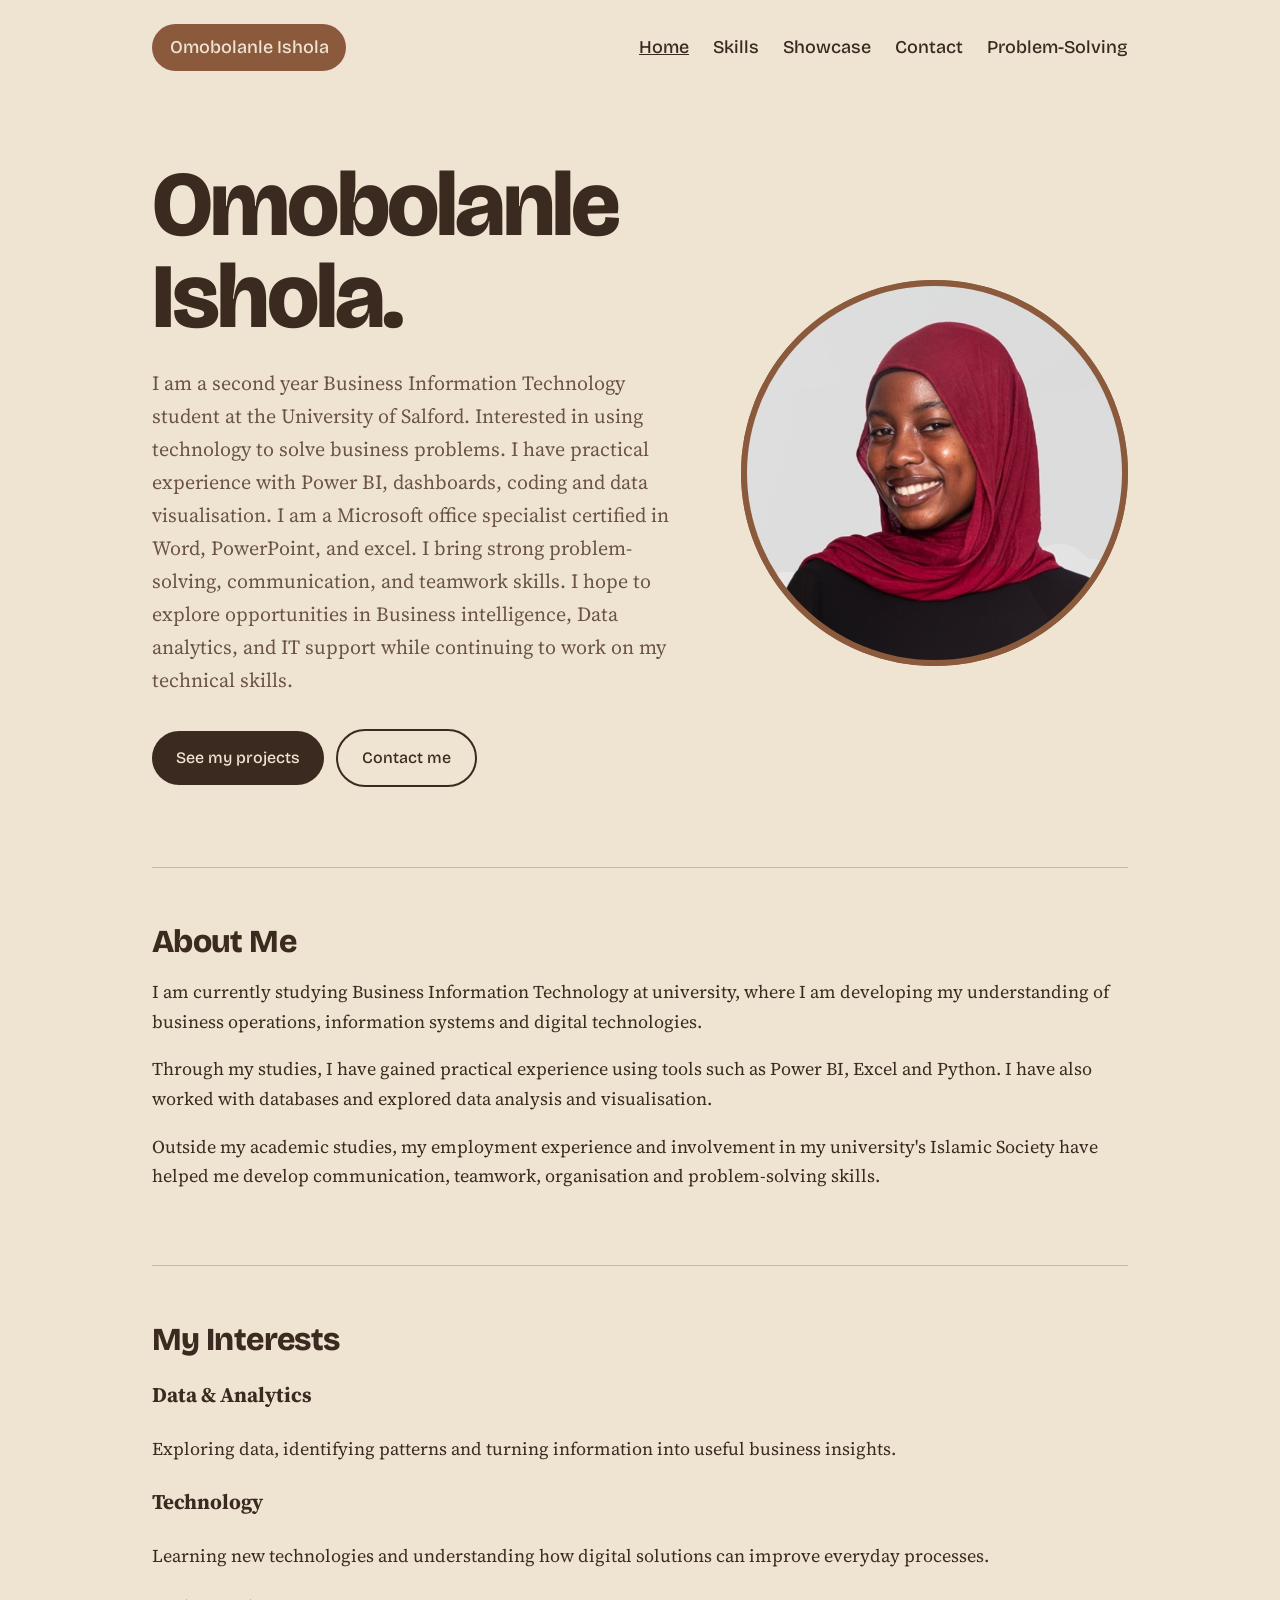
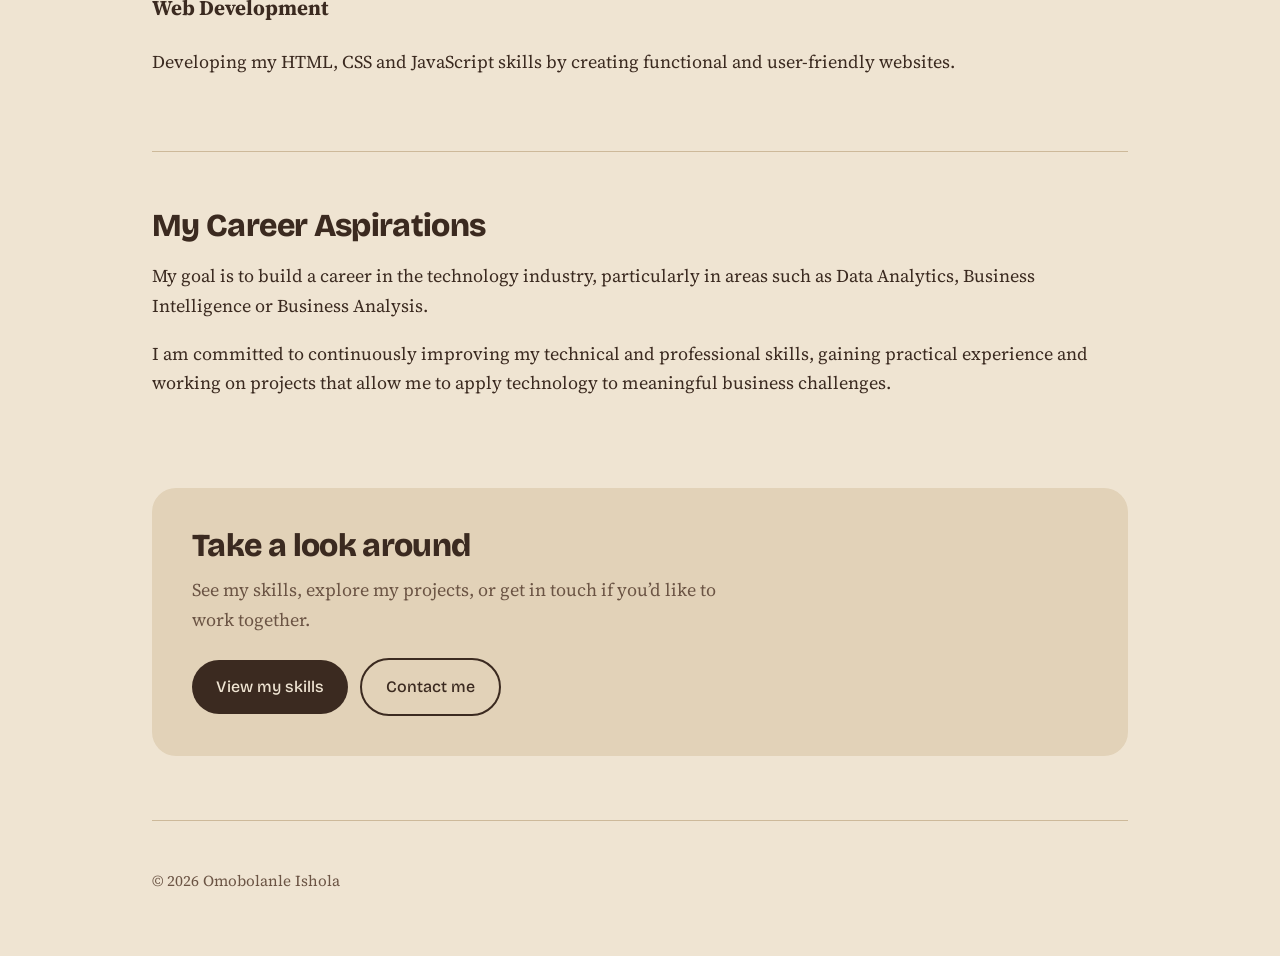
<file: index.html>
<!DOCTYPE html>
<html lang="en">
<head>
  <meta charset="UTF-8">
  <meta name="viewport" content="width=device-width, initial-scale=1">
  <title>Omobolanle Ishola – Business Information Technology Student</title>
  <meta name="description" content="Portfolio of Omobolanle Ishola, a Business Information Technology student interested in data, web development and business systems.">
  <!-- Fonts: Bricolage Grotesque (headings) and Source Serif 4 (body) -->
  <link rel="preconnect" href="https://fonts.googleapis.com">
  <link rel="preconnect" href="https://fonts.gstatic.com" crossorigin>
  <link rel="stylesheet" href="https://fonts.googleapis.com/css2?family=Bricolage+Grotesque:opsz,wght@12..96,500;12..96,800&amp;family=Source+Serif+4:opsz,wght@8..60,400;8..60,600&amp;display=swap">
  <!-- Shared external stylesheet -->
  <link rel="stylesheet" href="css/style.css">
</head>
<body>
  <div class="wrap">

    <!-- Site header and main navigation (same on all five pages) -->
    <header class="site-header">
      <a href="index.html">Omobolanle Ishola</a>
      <nav aria-label="Main">
        <a href="index.html" aria-current="page">Home</a>
        <a href="skills.html">Skills</a>
        <a href="business-showcase.html">Showcase</a>
        <a href="contact.html">Contact</a>
        <a href="problem-solving.html">Problem-Solving</a>
      </nav>
    </header>

    <main>
      <!-- Hero: name, professional summary and portrait -->
      <div class="hero">
        <div>
          <h1>Omobolanle Ishola.</h1>
          <p>I am a second year Business Information Technology student at the University of Salford. Interested in using technology to solve business problems. I have practical experience with Power BI, dashboards, coding and data visualisation. I am a Microsoft office specialist certified in Word, PowerPoint, and excel. I bring strong problem-solving, communication, and teamwork skills. I hope to explore opportunities in Business intelligence, Data analytics, and IT support while continuing to work on my technical skills.</p>
          <a class="btn" href="business-showcase.html">See my projects</a>
          <a class="btn btn-alt" href="contact.html">Contact me</a>
        </div>
        <div class="portrait">
          <img src="images/me.jpg" alt="Portrait of myself" width="600" height="600"> 
        </div>
      </div>

       <!-- About Me Section -->
        <section class="about-section">

            <h2>About Me</h2>

            <p>
                I am currently studying Business Information
                Technology at university, where I am developing
                my understanding of business operations,
                information systems and digital technologies.
            </p>

            <p>
                Through my studies, I have gained practical
                experience using tools such as Power BI,
                Excel and Python. I have also worked with
                databases and explored data analysis and
                visualisation.
            </p>

            <p>
                Outside my academic studies, my employment
                experience and involvement in my university's
                Islamic Society have helped me develop
                communication, teamwork, organisation and
                problem-solving skills.
            </p>

        </section>


       <!-- Interests Section -->
        <section class="interest section">

            <h2>My Interests</h2>

            <div class="interest-cards">

                <article class="interest-card">
                    <h3>Data & Analytics</h3>
                    <p>
                        Exploring data, identifying patterns
                        and turning information into useful
                        business insights.
                    </p>
                </article>

                <article class="interest-card">
                    <h3>Technology</h3>
                    <p>
                        Learning new technologies and
                        understanding how digital solutions
                        can improve everyday processes.
                    </p>
                </article>

                <article class="interest-card">
                    <h3>Web Development</h3>
                    <p>
                        Developing my HTML, CSS and JavaScript
                        skills by creating functional and
                        user-friendly websites.
                    </p>
                </article>

            </div>

        </section>

      <!-- Career Goals Section -->
        <section class="goals-section">

            <h2>My Career Aspirations</h2>

            <p>
                My goal is to build a career in the technology
                industry, particularly in areas such as Data
                Analytics, Business Intelligence or Business
                Analysis.
            </p>

            <p>
                I am committed to continuously improving my
                technical and professional skills, gaining
                practical experience and working on projects
                that allow me to apply technology to
                meaningful business challenges.
            </p>

        </section>

      <!-- Call to action -->
      <section class="cta">
        <h2>Take a look around</h2>
        <p>See my skills, explore my projects, or get in touch if you’d like to work together.</p>
        <a class="btn" href="skills.html">View my skills</a>
        <a class="btn btn-alt" href="contact.html">Contact me</a>
      </section>
    </main>

    <footer class="site-footer">
      <p>© 2026 Omobolanle Ishola</p>
    </footer>

  </div>
</body>
</html>
</file>
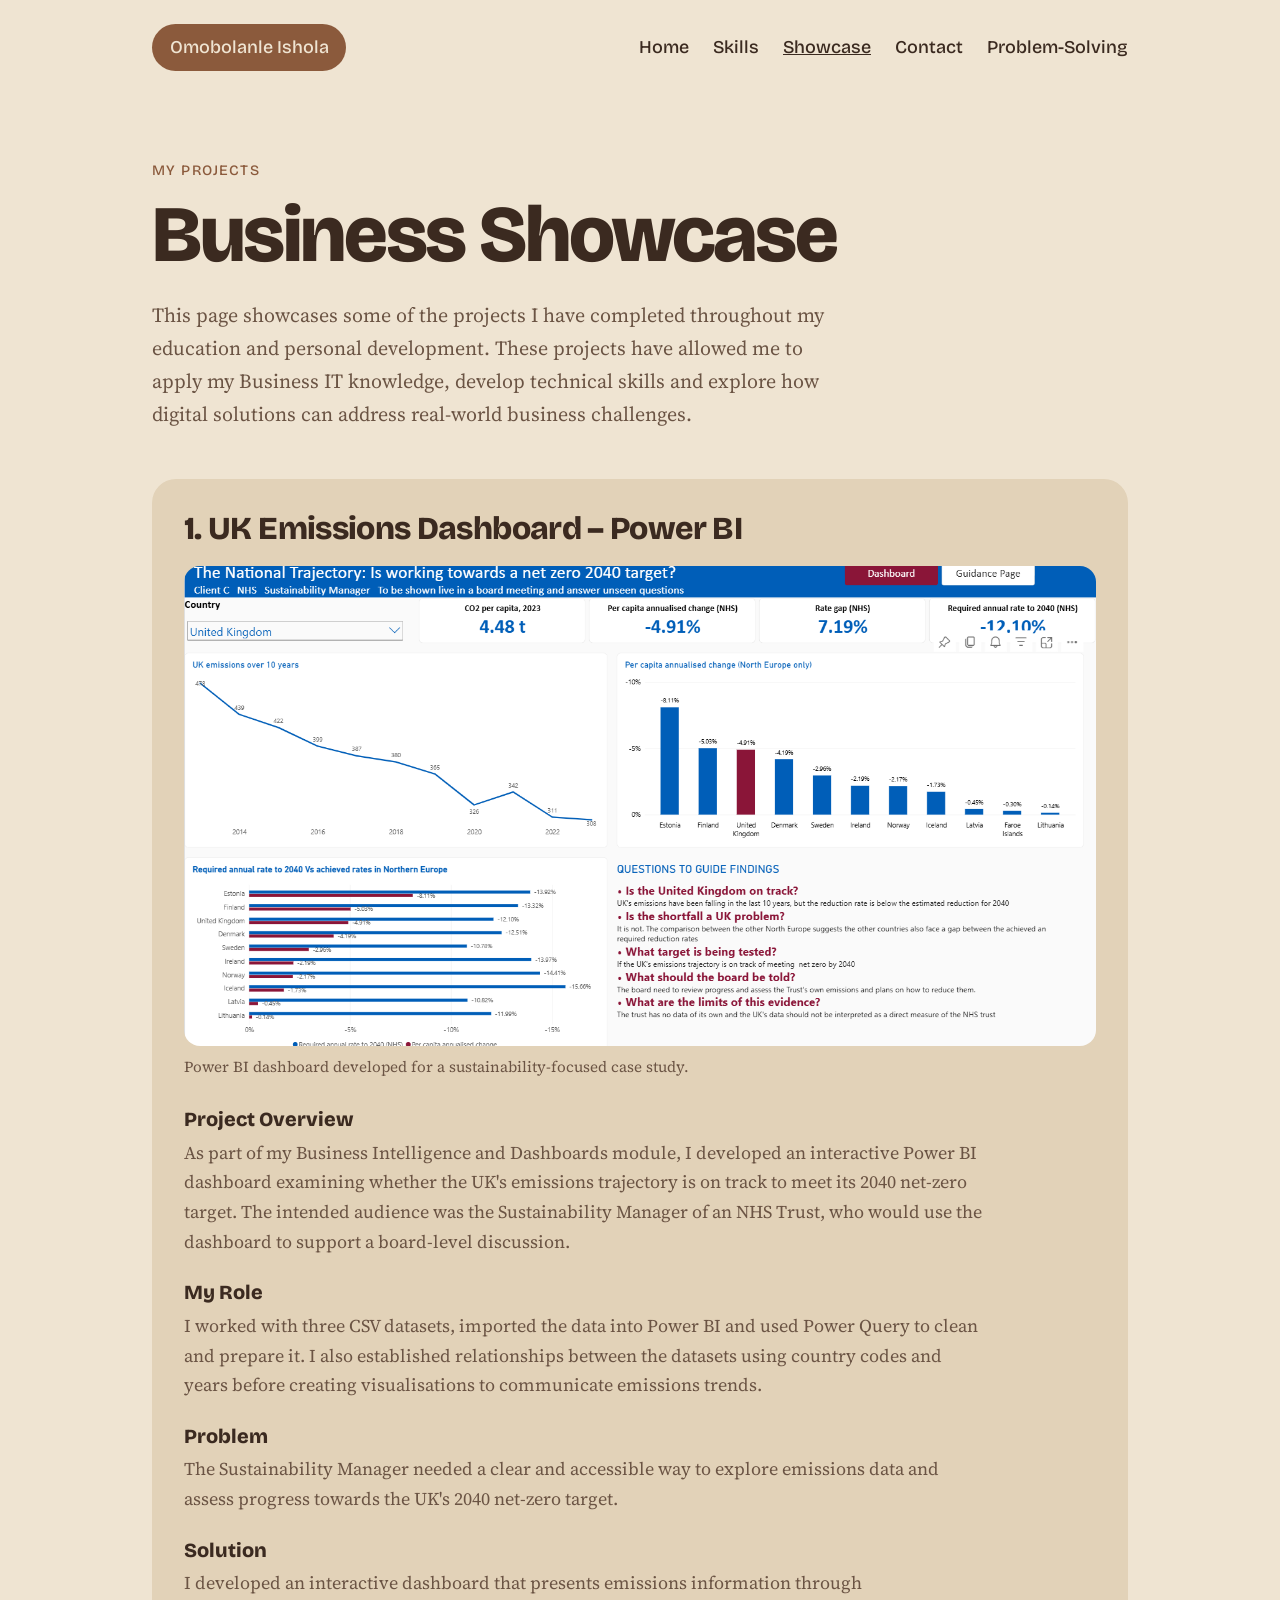
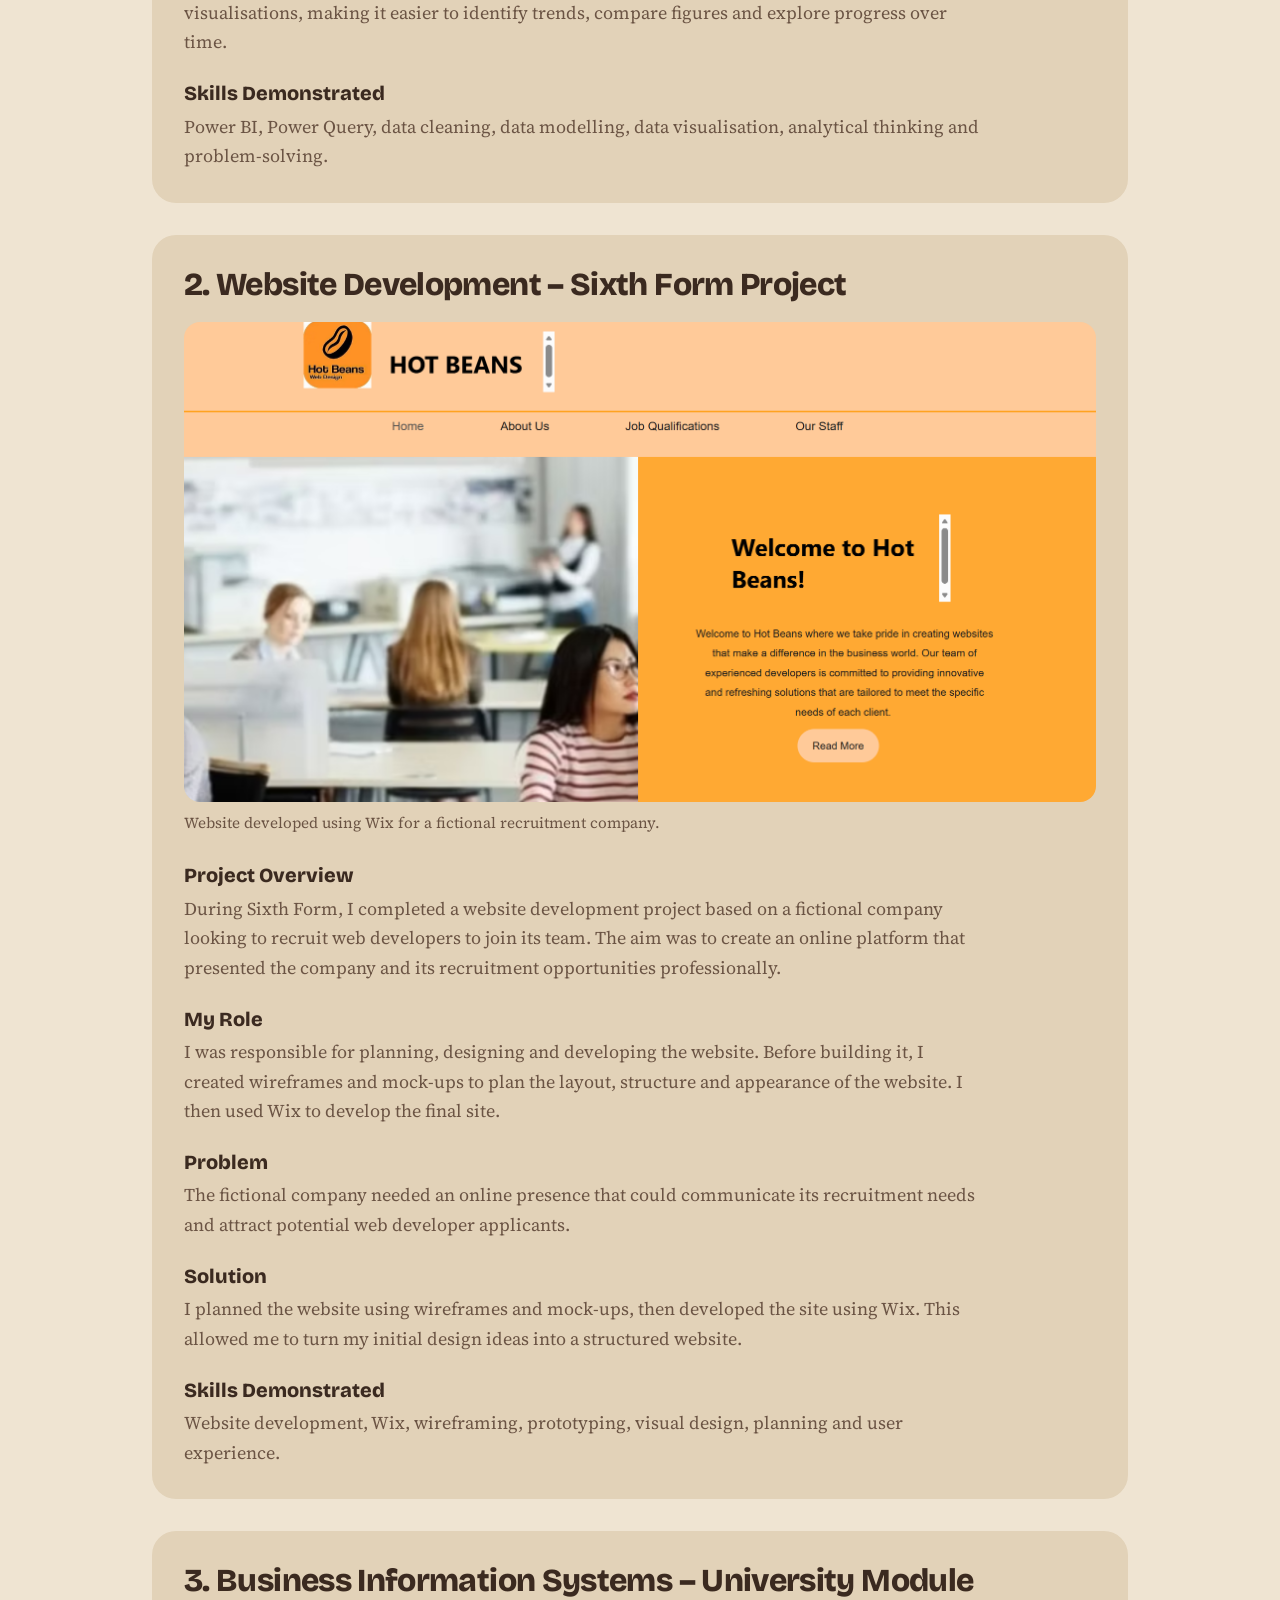
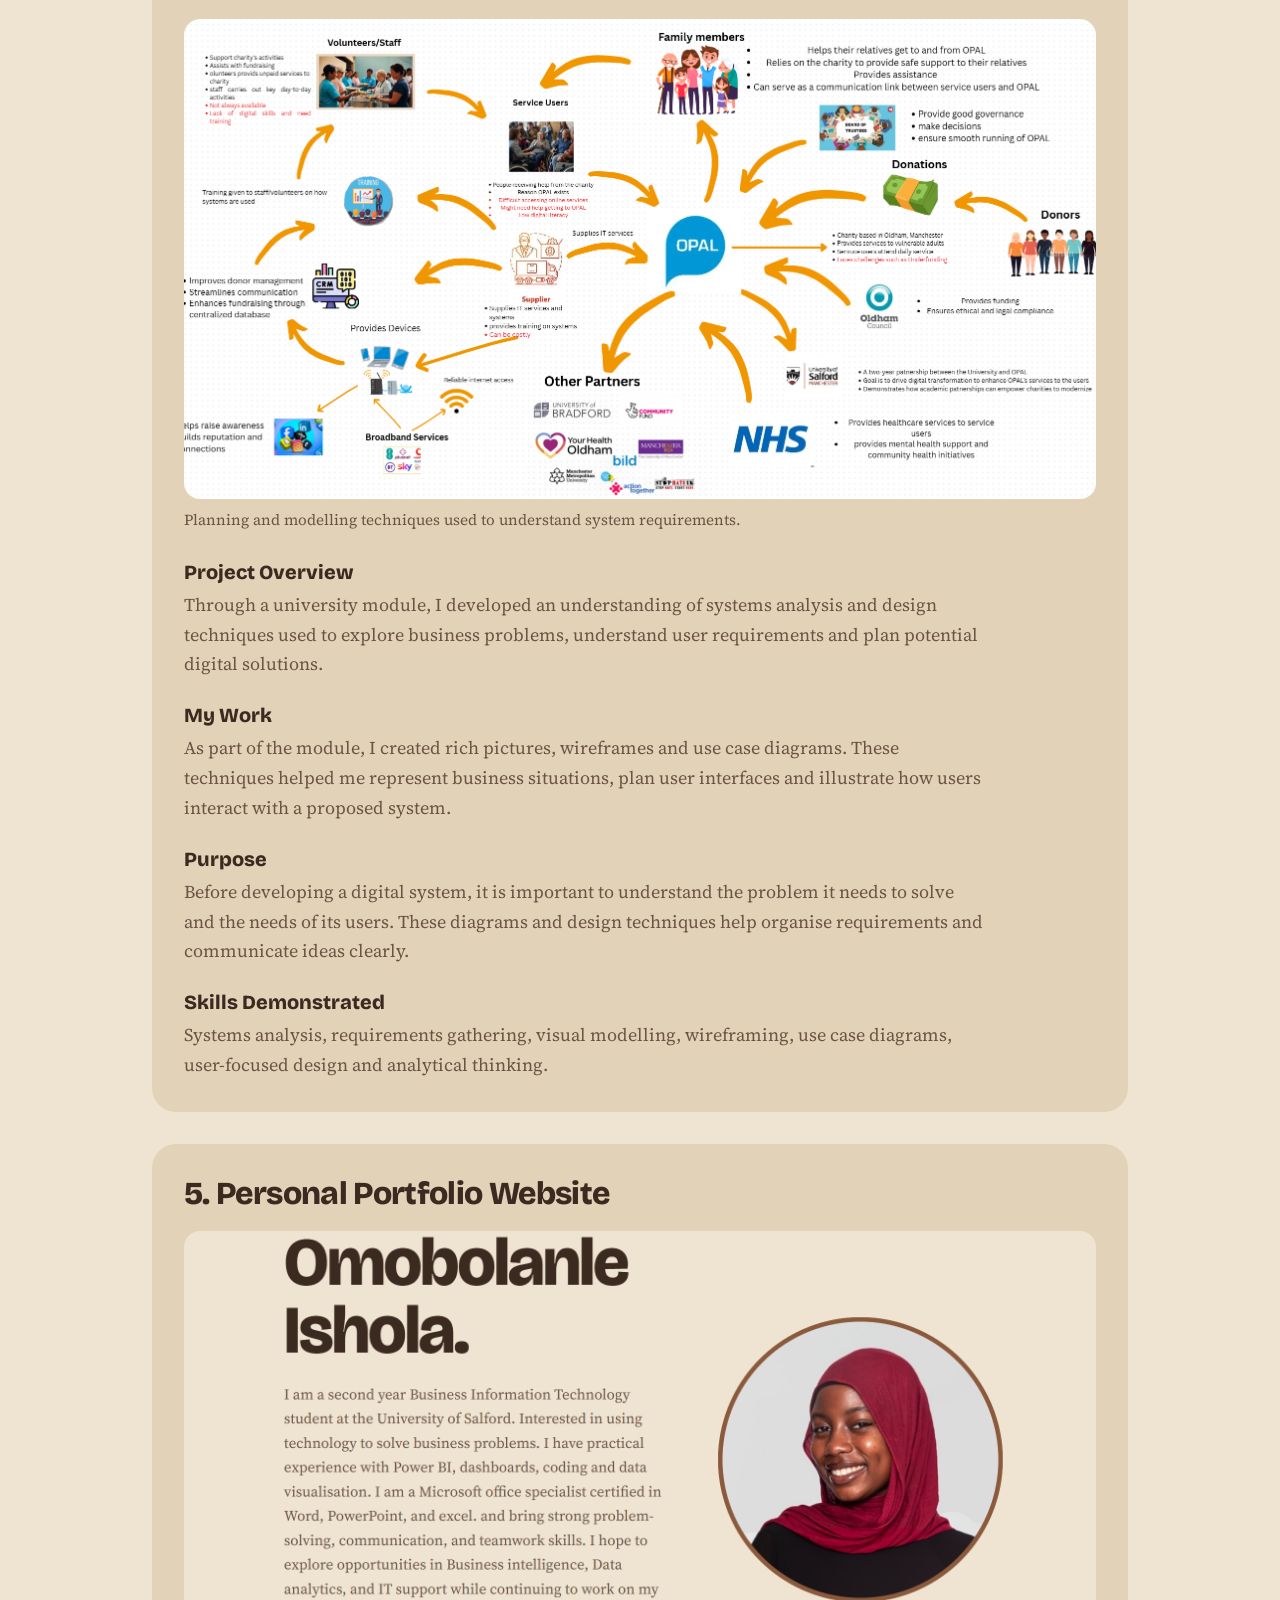
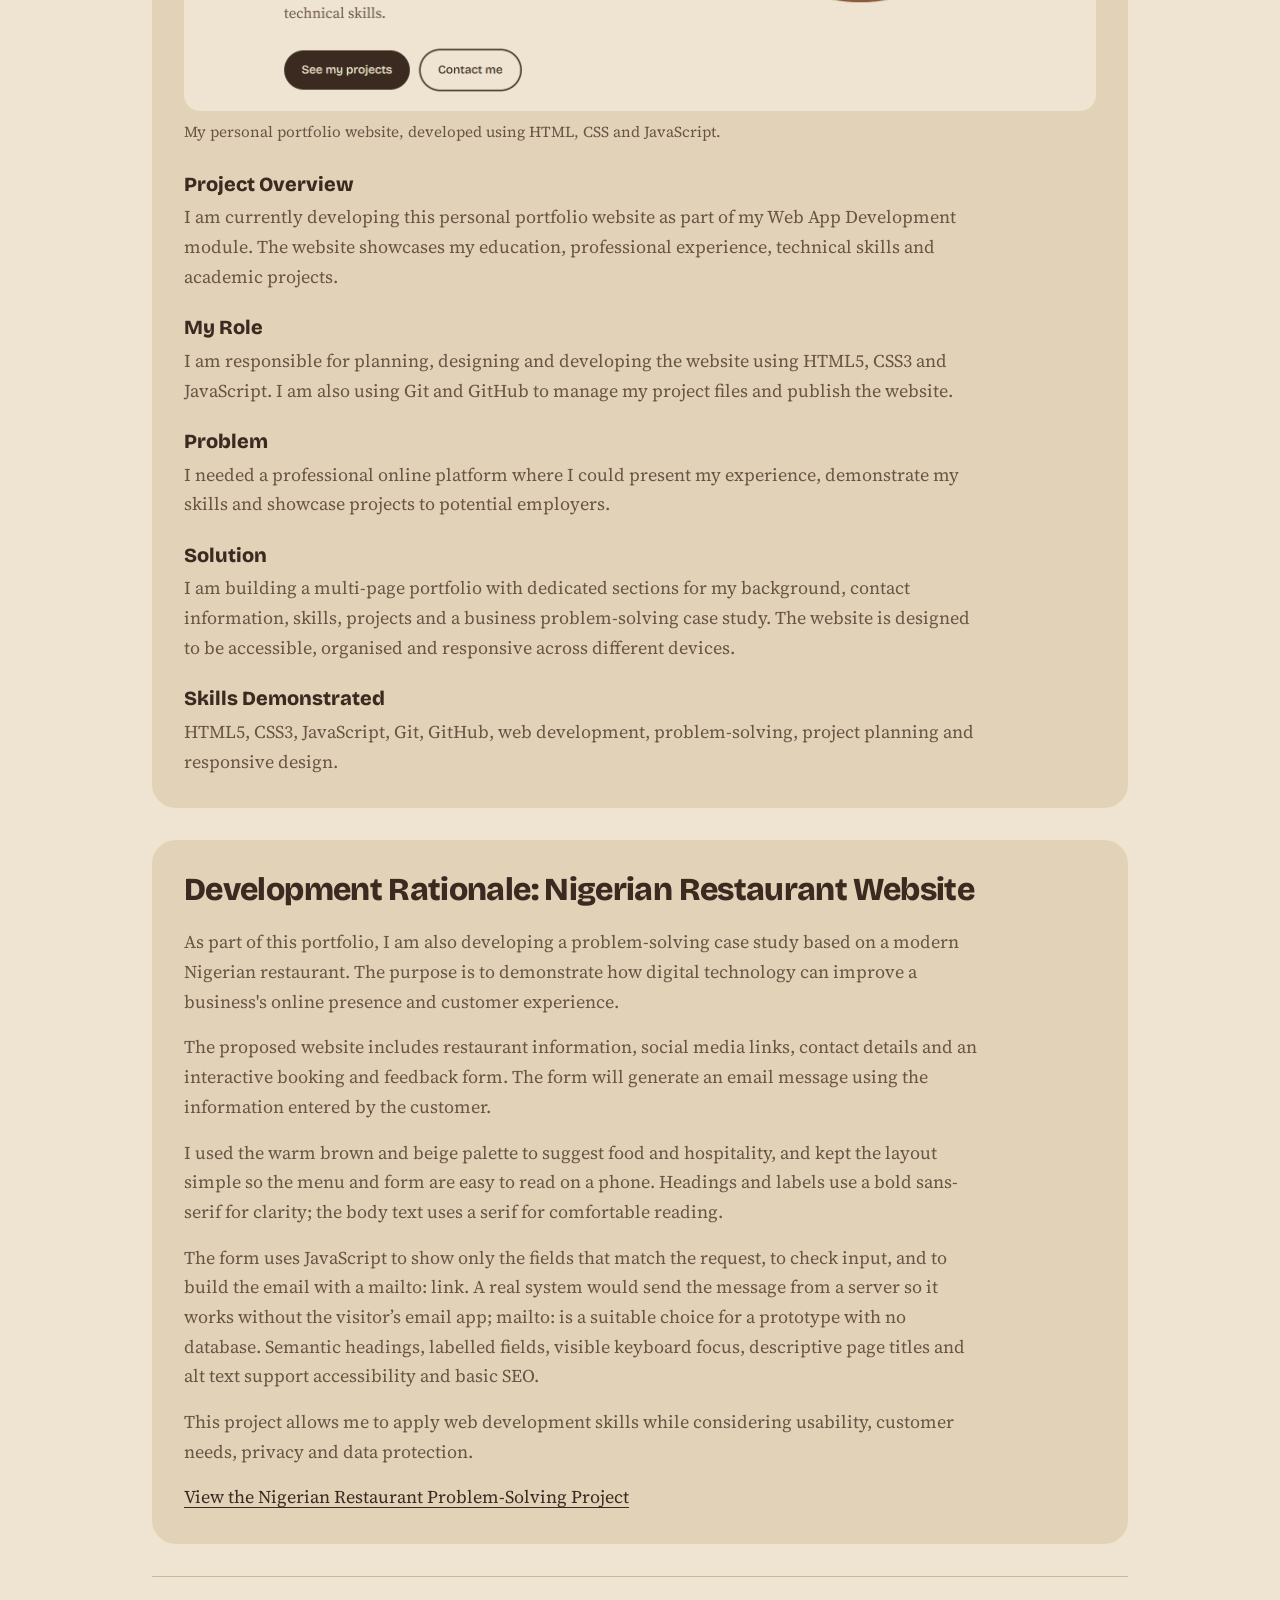
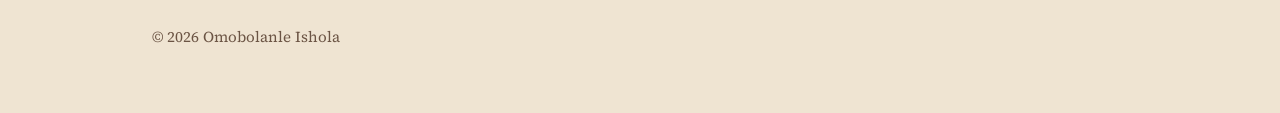
<file: business-showcase.html>
<!DOCTYPE html>
<html lang="en">
<head>
    <meta charset="UTF-8">
    <meta name="viewport" content="width=device-width, initial-scale=1.0">
    <meta name="description" content="A showcase of my Business IT projects, digital skills and development experience.">
    <title>Business Showcase | Omobolanle Ishola</title>
    <link rel="preconnect" href="https://fonts.googleapis.com">
    <link rel="preconnect" href="https://fonts.gstatic.com" crossorigin>
    <link rel="stylesheet" href="https://fonts.googleapis.com/css2?family=Bricolage+Grotesque:opsz,wght@12..96,500;12..96,800&amp;family=Source+Serif+4:opsz,wght@8..60,400;8..60,600&amp;display=swap">
    <link rel="stylesheet" href="css/style.css">
    <script src="js/portfolio.js" defer></script>
</head>

<body>
  <div class="wrap">

    <header class="site-header">
      <a href="index.html">Omobolanle Ishola</a>
      <nav aria-label="Main">
        <a href="index.html">Home</a>
        <a href="skills.html">Skills</a>
        <a href="business-showcase.html" aria-current="page">Showcase</a>
        <a href="contact.html">Contact</a>
        <a href="problem-solving.html">Problem-Solving</a>
      </nav>
    </header>

    <main class="showcase-page">

        <section class="showcase-intro">
            <p class="section-tag">MY PROJECTS</p>
            <h1>Business Showcase</h1>
            <p>
                This page showcases some of the projects I have completed
                throughout my education and personal development. These
                projects have allowed me to apply my Business IT knowledge,
                develop technical skills and explore how digital solutions
                can address real-world business challenges.
            </p>
        </section>

        <!-- PROJECT 1: POWER BI DASHBOARD -->
        <section class="project-card">
            <h2>1. UK Emissions Dashboard – Power BI</h2>

            <figure>
                <img src="images/Dashboard.jpg.png"
                     alt="Power BI dashboard showing UK emissions trends">
                <figcaption>Power BI dashboard developed for a sustainability-focused case study.</figcaption>
            </figure>

            <h3>Project Overview</h3>
            <p>
                As part of my Business Intelligence and Dashboards module,
                I developed an interactive Power BI dashboard examining
                whether the UK's emissions trajectory is on track to meet
                its 2040 net-zero target. The intended audience was the
                Sustainability Manager of an NHS Trust, who would use the
                dashboard to support a board-level discussion.
            </p>

            <h3>My Role</h3>
            <p>
                I worked with three CSV datasets, imported the data into
                Power BI and used Power Query to clean and prepare it.
                I also established relationships between the datasets
                using country codes and years before creating visualisations
                to communicate emissions trends.
            </p>

            <h3>Problem</h3>
            <p>
                The Sustainability Manager needed a clear and accessible
                way to explore emissions data and assess progress towards
                the UK's 2040 net-zero target.
            </p>

            <h3>Solution</h3>
            <p>
                I developed an interactive dashboard that presents
                emissions information through visualisations, making it
                easier to identify trends, compare figures and explore
                progress over time.
            </p>

            <h3>Skills Demonstrated</h3>
            <p>
                Power BI, Power Query, data cleaning, data modelling,
                data visualisation, analytical thinking and problem-solving.
            </p>
        </section>


        <!-- PROJECT 2: SIXTH FORM WEBSITE -->
        <section class="project-card">
            <h2>2. Website Development – Sixth Form Project</h2>

            <figure>
                <img src="images/hotbeans.jpg.png"
                     alt="Website created for a fictional recruitment company">
                <figcaption>Website developed using Wix for a fictional recruitment company.</figcaption>
            </figure>

            <h3>Project Overview</h3>
            <p>
                During Sixth Form, I completed a website development
                project based on a fictional company looking to recruit
                web developers to join its team. The aim was to create
                an online platform that presented the company and its
                recruitment opportunities professionally.
            </p>

            <h3>My Role</h3>
            <p>
                I was responsible for planning, designing and developing
                the website. Before building it, I created wireframes
                and mock-ups to plan the layout, structure and appearance
                of the website. I then used Wix to develop the final site.
            </p>

            <h3>Problem</h3>
            <p>
                The fictional company needed an online presence that
                could communicate its recruitment needs and attract
                potential web developer applicants.
            </p>

            <h3>Solution</h3>
            <p>
                I planned the website using wireframes and mock-ups,
                then developed the site using Wix. This allowed me to
                turn my initial design ideas into a structured website.
            </p>

            <h3>Skills Demonstrated</h3>
            <p>
                Website development, Wix, wireframing, prototyping,
                visual design, planning and user experience.
            </p>
        </section>

        <!-- PROJECT 3: SYSTEMS ANALYSIS AND DESIGN -->
        <section class="project-card">
            <h2>3. Business Information Systems – University Module</h2>

            <figure>
                <img src="images/richpicture.jpg.png"
                     alt="Examples of systems analysis diagrams and design work">
                <figcaption>Planning and modelling techniques used to understand system requirements.</figcaption>
            </figure>

            <h3>Project Overview</h3>
            <p>
                Through a university module, I developed an understanding
                of systems analysis and design techniques used to explore
                business problems, understand user requirements and plan
                potential digital solutions.
            </p>

            <h3>My Work</h3>
            <p>
                As part of the module, I created rich pictures, wireframes
                and use case diagrams. These techniques helped me
                represent business situations, plan user interfaces
                and illustrate how users interact with a proposed system.
            </p>

            <h3>Purpose</h3>
            <p>
                Before developing a digital system, it is important to
                understand the problem it needs to solve and the needs
                of its users. These diagrams and design techniques help
                organise requirements and communicate ideas clearly.
            </p>

            <h3>Skills Demonstrated</h3>
            <p>
                Systems analysis, requirements gathering, visual modelling,
                wireframing, use case diagrams, user-focused design
                and analytical thinking.
            </p>
        </section>


        <!-- PROJECT 3: PERSONAL PORTFOLIO -->
        <section class="project-card">
            <h2>5. Personal Portfolio Website</h2>

            <figure>
                <img src="images/website.png.png"
                     alt="Preview of my personal portfolio website">
                <figcaption>My personal portfolio website, developed using HTML, CSS and JavaScript.</figcaption>
            </figure>

            <h3>Project Overview</h3>
            <p>
                I am currently developing this personal portfolio website
                as part of my Web App Development module. The website
                showcases my education, professional experience, technical
                skills and academic projects.
            </p>

            <h3>My Role</h3>
            <p>
                I am responsible for planning, designing and developing
                the website using HTML5, CSS3 and JavaScript. I am also
                using Git and GitHub to manage my project files and
                publish the website.
            </p>

            <h3>Problem</h3>
            <p>
                I needed a professional online platform where I could
                present my experience, demonstrate my skills and showcase
                projects to potential employers.
            </p>

            <h3>Solution</h3>
            <p>
                I am building a multi-page portfolio with dedicated
                sections for my background, contact information, skills,
                projects and a business problem-solving case study.
                The website is designed to be accessible, organised
                and responsive across different devices.
            </p>

            <h3>Skills Demonstrated</h3>
            <p>
                HTML5, CSS3, JavaScript, Git, GitHub, web development,
                problem-solving, project planning and responsive design.
            </p>
        </section>


        <!-- PROBLEM-SOLVING PAGE RATIONALE -->
        <section class="project-card">
            <h2>Development Rationale: Nigerian Restaurant Website</h2>

            <p>
                As part of this portfolio, I am also developing a
                problem-solving case study based on a modern Nigerian
                restaurant. The purpose is to demonstrate how digital
                technology can improve a business's online presence
                and customer experience.
            </p>

            <p>
                The proposed website includes restaurant information,
                social media links, contact details and an interactive
                booking and feedback form. The form will generate
                an email message using the information entered by
                the customer.
            </p>
                  <!-- Short explanation of design choices -->

            <p>I used the warm brown and beige palette to suggest food and hospitality, and kept the layout simple so the menu and form are easy to read on a phone. Headings and labels use a bold sans-serif for clarity; the body text uses a serif for comfortable reading.</p>
            <p>The form uses JavaScript to show only the fields that match the request, to check input, and to build the email with a mailto: link. A real system would send the message from a server so it works without the visitor’s email app; mailto: is a suitable choice for a prototype with no database. Semantic headings, labelled fields, visible keyboard focus, descriptive page titles and alt text support accessibility and basic SEO.</p>
            <p>
                This project allows me to apply web development skills
                while considering usability, customer needs, privacy
                and data protection.
            </p>

            <p>
                <a href="problem-solving.html">View the Nigerian Restaurant Problem-Solving Project</a>
            </p>
        </section>

    </main>

    <footer class="site-footer">
        <p>&copy; 2026 Omobolanle Ishola</p>
    </footer>

  </div>
</body>
</html>
</file>
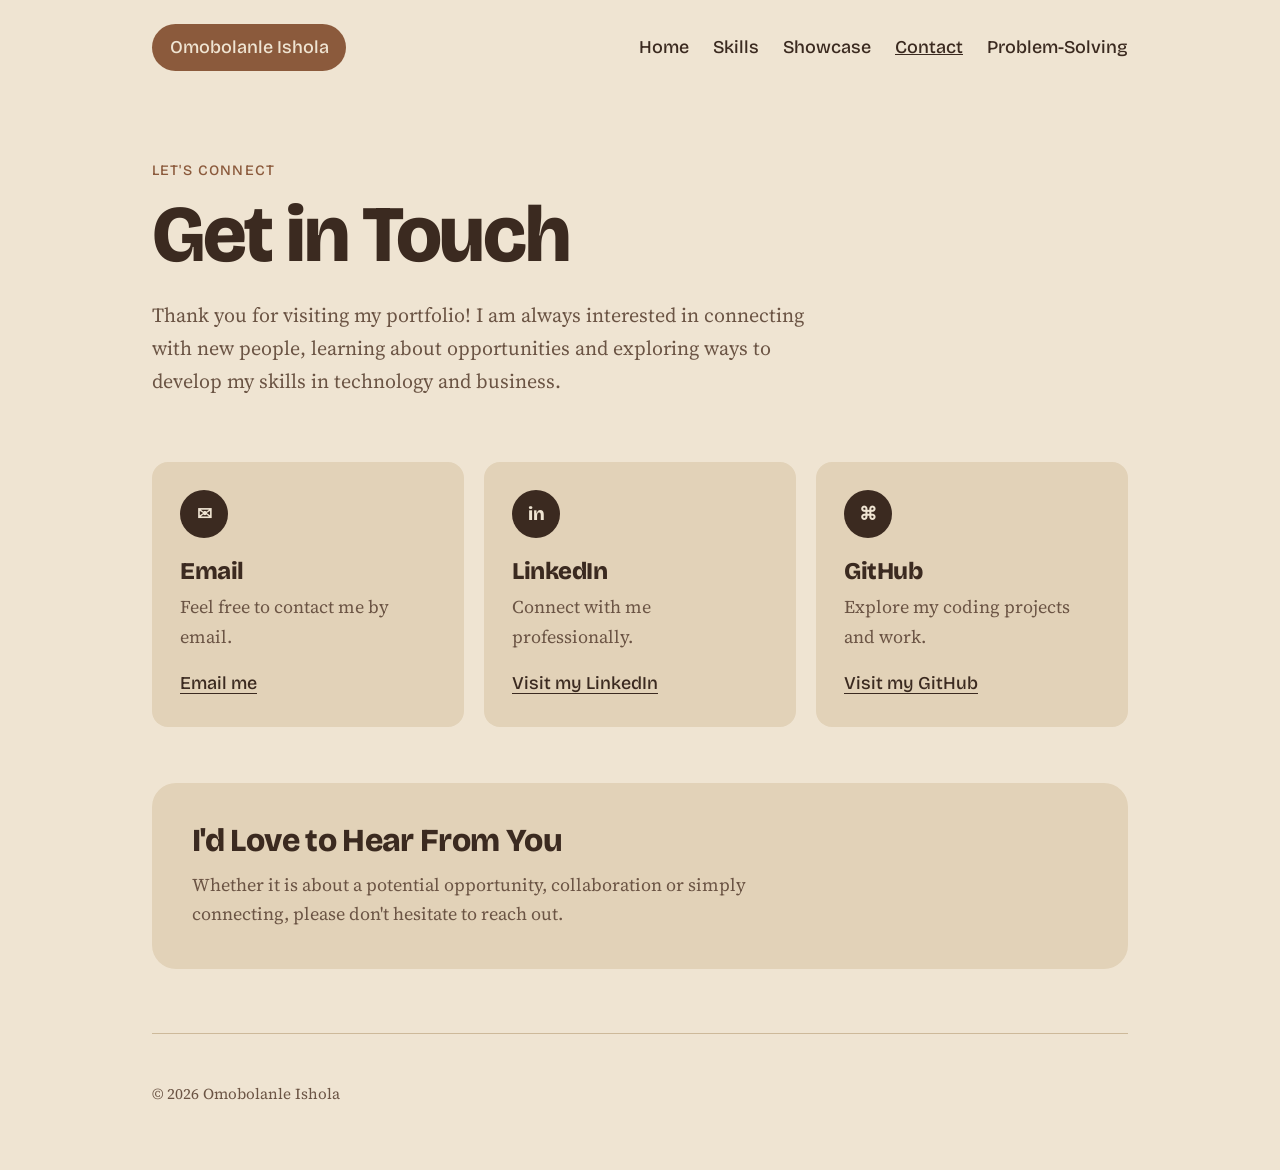
<file: contact.html>
<!DOCTYPE html>
<html lang="en">
<head>
    <meta charset="UTF-8">
    <meta name="viewport" content="width=device-width, initial-scale=1.0">
    <title>Contact | Omobolanle Ishola</title>
    <link rel="preconnect" href="https://fonts.googleapis.com">
    <link rel="preconnect" href="https://fonts.gstatic.com" crossorigin>
    <link rel="stylesheet" href="https://fonts.googleapis.com/css2?family=Bricolage+Grotesque:opsz,wght@12..96,500;12..96,800&amp;family=Source+Serif+4:opsz,wght@8..60,400;8..60,600&amp;display=swap">
    <link rel="stylesheet" href="css/style.css">
    <script src="js/portfolio.js" defer></script>
</head>

<body>
  <div class="wrap">

    <!-- Header and navigation -->
    <header class="site-header">
      <a href="index.html">Omobolanle Ishola</a>
      <nav aria-label="Main">
        <a href="index.html">Home</a>
        <a href="skills.html">Skills</a>
        <a href="business-showcase.html">Showcase</a>
              <a href="contact.html" aria-current="page">Contact</a>
        <a href="problem-solving.html">Problem-Solving</a>
      </nav>
    </header>

    <!-- Main contact section -->
    <main class="contact-page">

        <section class="contact-intro">
            <p class="section-tag">LET'S CONNECT</p>
            <h1>Get in Touch</h1>

            <p>
                Thank you for visiting my portfolio!
                I am always interested in connecting with new people,
                learning about opportunities and exploring ways to
                develop my skills in technology and business.
            </p>
        </section>

        <!-- Contact information -->
        <section class="contact-container">

            <div class="contact-card">
                <div class="contact-icon">✉</div>
                <h2>Email</h2>
                <p>Feel free to contact me by email.</p>
                <a href="mailto:o.ishola1@edu.salford.ac.uk">
                    Email me
                </a>
            </div>

            <div class="contact-card">
                <div class="contact-icon">in</div>
                <h2>LinkedIn</h2>
                <p>Connect with me professionally.</p>
                <a href="https://www.linkedin.com/in/omobolanle-azeezat-ishola-009256390"
                   target="_blank" rel="noopener noreferrer">
                    Visit my LinkedIn
                </a>
            </div>

            <div class="contact-card">
                <div class="contact-icon">⌘</div>
                <h2>GitHub</h2>
                <p>Explore my coding projects and work.</p>
                <a href="https://github.com/Azzyyyy123"
                   target="_blank" rel="noopener noreferrer">
                    Visit my GitHub
                </a>
            </div>

        </section>

        <section class="contact-message">
            <h2>I'd Love to Hear From You</h2>
            <p>
                Whether it is about a potential opportunity,
                collaboration or simply connecting, please don't
                hesitate to reach out.
            </p>
        </section>

    </main>

    <!-- Footer -->
    <footer class="site-footer">
        <p>&copy; 2026 Omobolanle Ishola</p>
    </footer>

  </div>
</body>
</html>
</file>
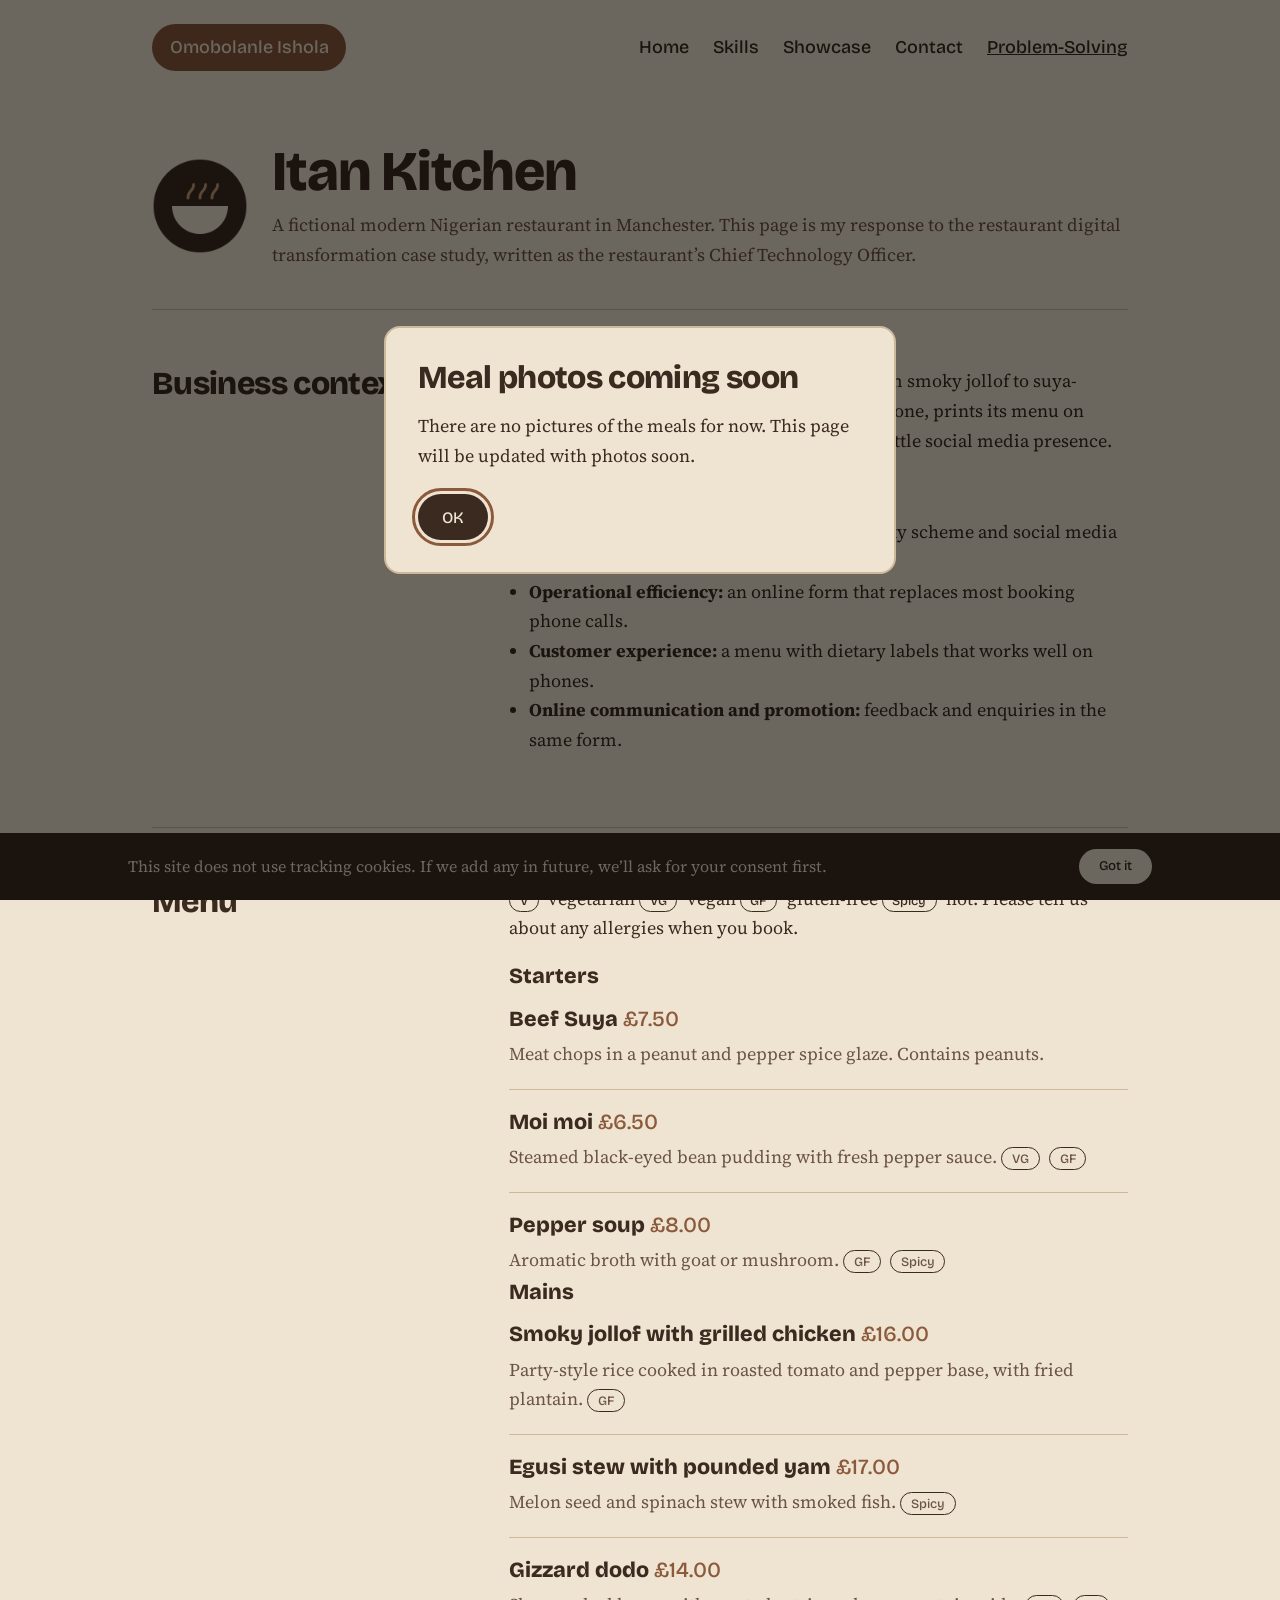
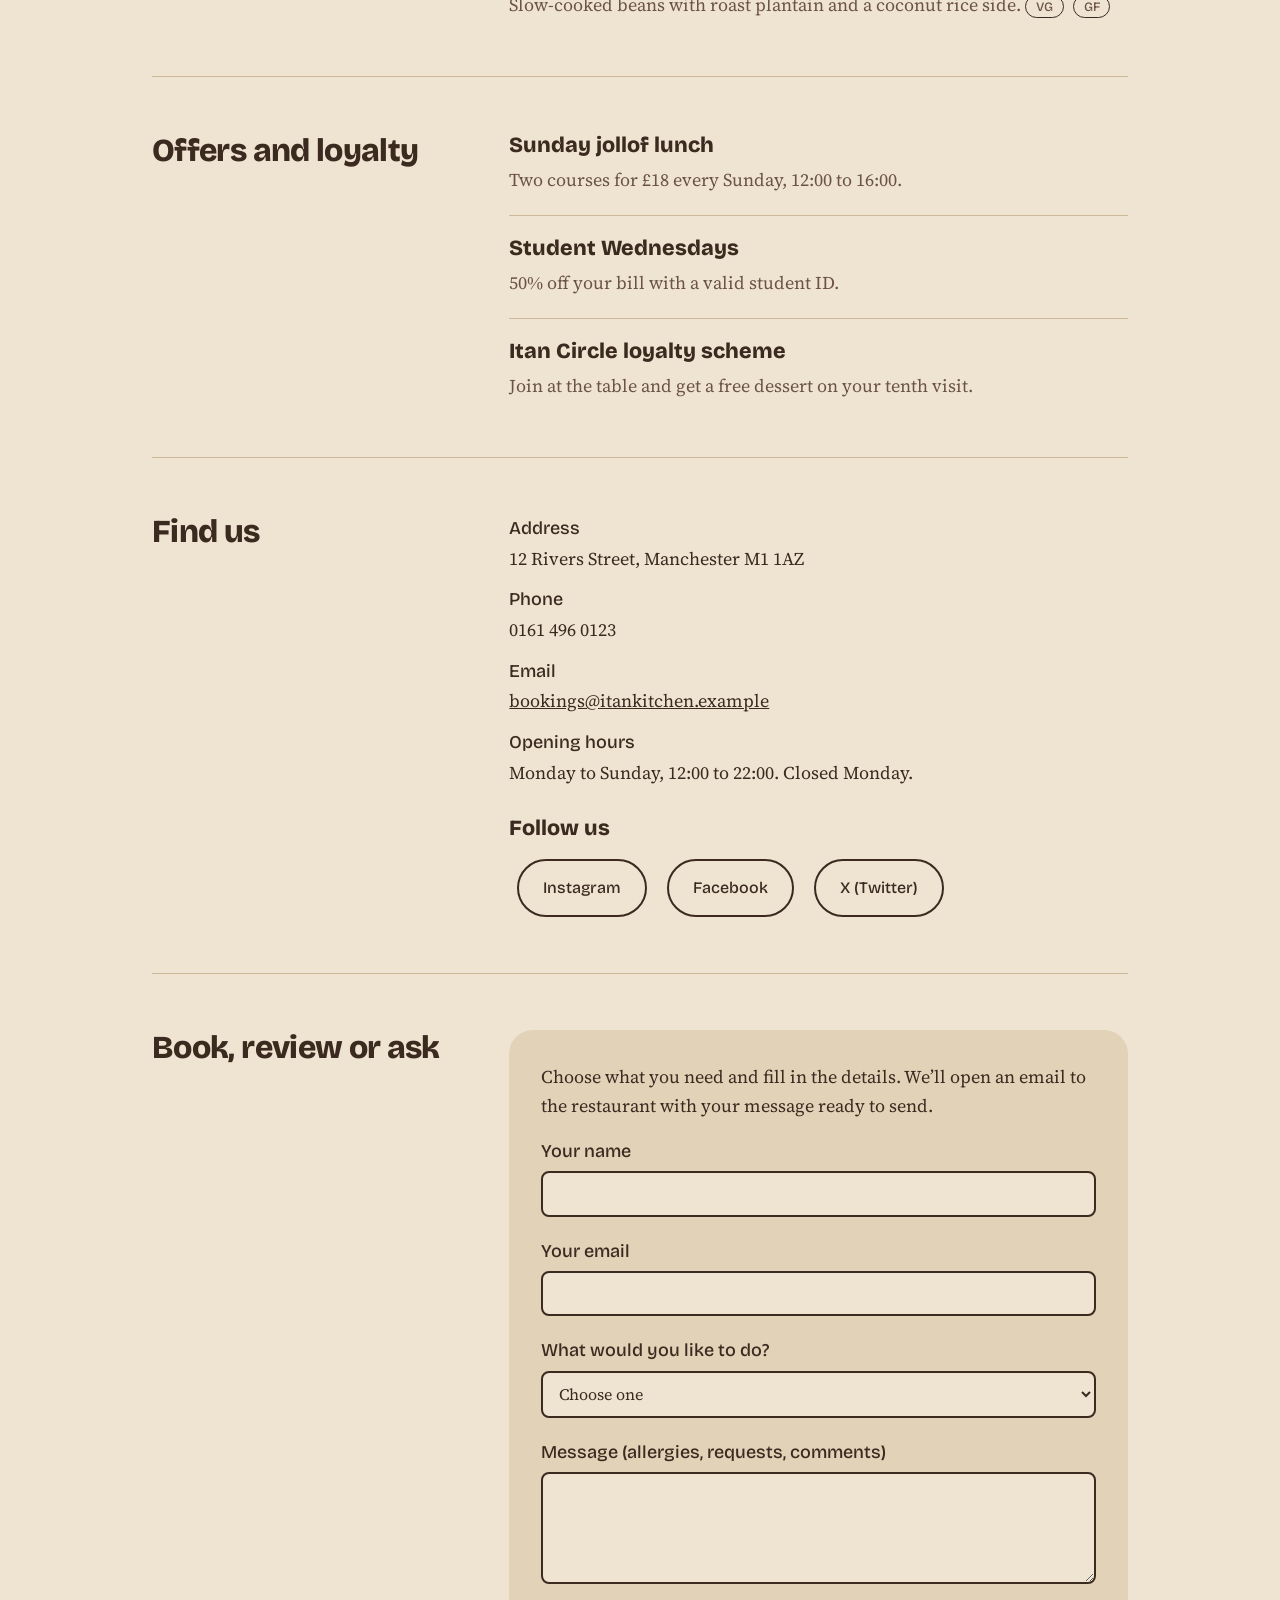
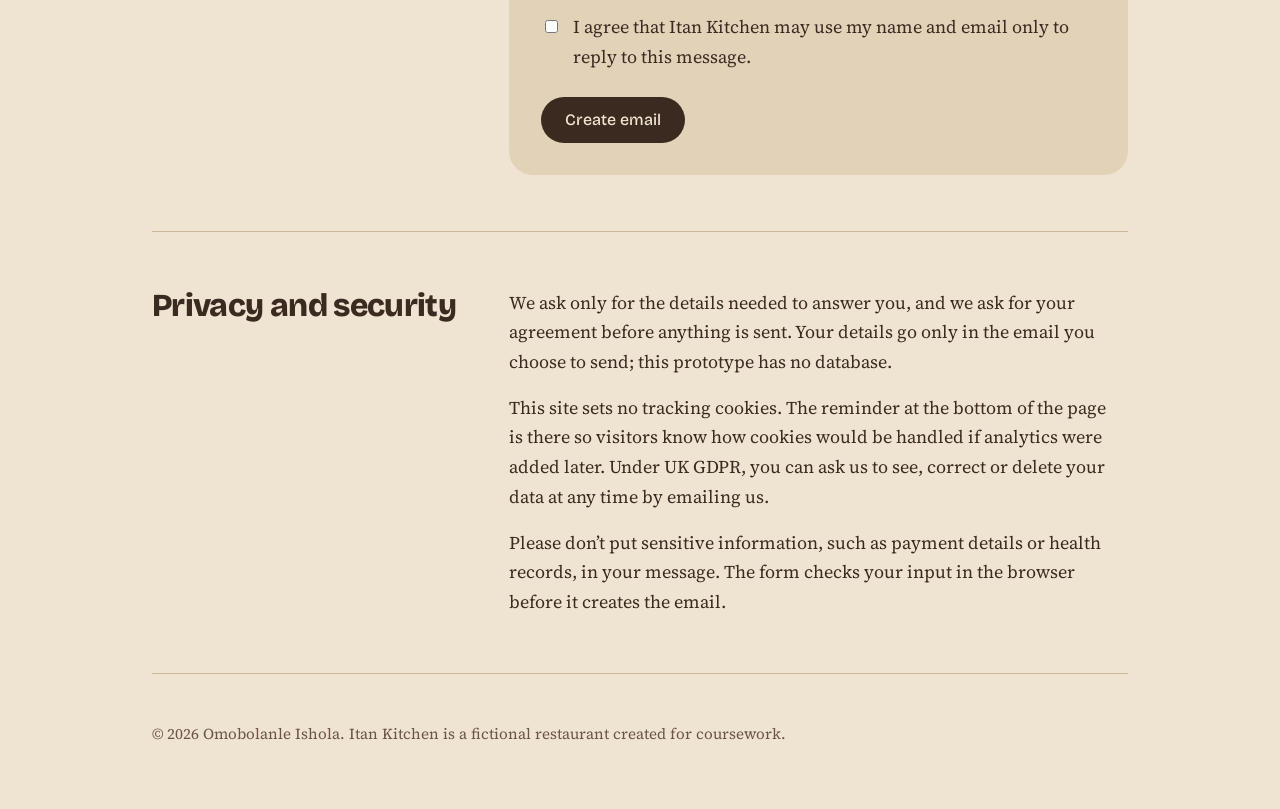
<file: problem-solving.html>
<!DOCTYPE html>
<html lang="en">
<head>
  <meta charset="UTF-8">
  <meta name="viewport" content="width=device-width, initial-scale=1">
  <title>Problem-Solving: Itan Kitchen Digital Transformation – Omobolanle Ishola</title>
  <meta name="description" content="Case study: a website for Itan Kitchen, a fictional modern Nigerian restaurant in Manchester, with online menu, booking form and privacy information.">
  <link rel="preconnect" href="https://fonts.googleapis.com">
  <link rel="preconnect" href="https://fonts.gstatic.com" crossorigin>
  <link rel="stylesheet" href="https://fonts.googleapis.com/css2?family=Bricolage+Grotesque:opsz,wght@12..96,500;12..96,800&amp;family=Source+Serif+4:opsz,wght@8..60,400;8..60,600&amp;display=swap">
  <link rel="stylesheet" href="css/style.css">
</head>
<body>
  <div class="wrap">

    <header class="site-header">
      <a href="index.html">Omobolanle Ishola</a>
      <nav aria-label="Main">
        <a href="index.html">Home</a>
        <a href="skills.html">Skills</a>
        <a href="showcase.html">Showcase</a>
        <a href="contact.html">Contact</a>
        <a href="problem-solving.html" aria-current="page">Problem-Solving</a>
      </nav>
    </header>

    <main>
      <!-- Restaurant banner -->
      <div class="brand-banner">
        <img src="images/itanlogo.png" alt="Itan Kitchen logo" width="240" height="240">
        <div>
          <h1>Itan Kitchen</h1>
          <p>A fictional modern Nigerian restaurant in Manchester. This page is my response to the restaurant digital transformation case study, written as the restaurant’s Chief Technology Officer.</p>
        </div>
      </div>

      <!-- Business context -->
      <section id="context">
        <div class="cols">
          <h2>Business context</h2>
          <div>
            <p>Itan Kitchen serves modern Nigerian food, from smoky jollof to suya-spiced vegetables. It takes bookings only by phone, prints its menu on paper, has no way to collect feedback and has little social media presence.</p>
            <p>This website has four goals:</p>
            <ul class="plain-list">
              <li><strong>Customer engagement:</strong> promotions, a loyalty scheme and social media links.</li>
              <li><strong>Operational efficiency:</strong> an online form that replaces most booking phone calls.</li>
              <li><strong>Customer experience:</strong> a menu with dietary labels that works well on phones.</li>
              <li><strong>Online communication and promotion:</strong> feedback and enquiries in the same form.</li>
            </ul>
          </div>
        </div>
      </section>

      <!-- Menu -->
      <section id="menu">
        <div class="cols">
          <h2>Menu</h2>
          <div>
            <p><span class="tag">V</span> vegetarian <span class="tag">VG</span> vegan <span class="tag">GF</span> gluten-free <span class="tag">Spicy</span> hot. Please tell us about any allergies when you book.</p>
            <h3 class="subhead">Starters</h3>
            <ul class="item-list">
              <li><h3> Beef Suya <span class="price">£7.50</span></h3><p>Meat chops in a peanut and pepper spice glaze. Contains peanuts.</p></li>
              <li><h3>Moi moi <span class="price">£6.50</span></h3><p>Steamed black-eyed bean pudding with fresh pepper sauce. <span class="tag">VG</span> <span class="tag">GF</span></p></li>
              <li><h3>Pepper soup <span class="price">£8.00</span></h3><p>Aromatic broth with goat or mushroom. <span class="tag">GF</span> <span class="tag">Spicy</span></p></li>
            </ul>
            <h3 class="subhead">Mains</h3>
            <ul class="item-list">
              <li><h3>Smoky jollof with grilled chicken <span class="price">£16.00</span></h3><p>Party-style rice cooked in roasted tomato and pepper base, with fried plantain. <span class="tag">GF</span></p></li>
              <li><h3>Egusi stew with pounded yam <span class="price">£17.00</span></h3><p>Melon seed and spinach stew with smoked fish. <span class="tag">Spicy</span></p></li>
              <li><h3>Gizzard dodo <span class="price">£14.00</span></h3><p>Slow-cooked beans with roast plantain and a coconut rice side. <span class="tag">VG</span> <span class="tag">GF</span></p></li>
            </ul>
          </div>
        </div>
      </section>

      <!-- Promotions and loyalty scheme -->
      <section id="offers">
        <div class="cols">
          <h2>Offers and loyalty</h2>
          <ul class="item-list">
            <li><h3>Sunday jollof lunch</h3><p>Two courses for £18 every Sunday, 12:00 to 16:00.</p></li>
            <li><h3>Student Wednesdays</h3><p>50% off your bill with a valid student ID.</p></li>
            <li><h3>Itan Circle loyalty scheme</h3><p>Join at the table and get a free dessert on your tenth visit.</p></li>
          </ul>
        </div>
      </section>

      <!-- Contact details and social media -->
      <section id="visit">
        <div class="cols">
          <h2>Find us</h2>
          <div>
            <dl class="details">
              <dt>Address</dt><dd>12 Rivers Street, Manchester M1 1AZ</dd>
              <dt>Phone</dt><dd>0161 496 0123</dd>
              <dt>Email</dt><dd><a href="mailto:bookings@itankitchen.example">bookings@itankitchen.example</a></dd>
              <dt>Opening hours</dt><dd>Monday to Sunday, 12:00 to 22:00. Closed Monday.</dd>
            </dl>
            <h3 class="subhead">Follow us</h3>
            <ul class="social-links">
              <li><a class="btn btn-alt" href="https://www.instagram.com/" target="_blank" rel="noopener noreferrer">Instagram</a></li>
              <li><a class="btn btn-alt" href="https://www.facebook.com/" target="_blank" rel="noopener noreferrer">Facebook</a></li>
              <li><a class="btn btn-alt" href="https://x.com/" target="_blank" rel="noopener noreferrer">X (Twitter)</a></li>
            </ul>
          </div>
        </div>
      </section>

      <!-- Interactive form -->
      <section id="book">
        <div class="cols">
          <h2>Book, review or ask</h2>
          <div class="form-panel">
            <p>Choose what you need and fill in the details. We’ll open an email to the restaurant with your message ready to send.</p>
            <div id="form-errors" class="form-errors" role="alert" tabindex="-1" hidden></div>
            <form id="contact-form" novalidate>
              <div class="field">
                <label for="name">Your name</label>
                <input type="text" id="name" name="name" autocomplete="name">
              </div>
              <div class="field">
                <label for="email">Your email</label>
                <input type="email" id="email" name="email" autocomplete="email">
              </div>
              <div class="field">
                <label for="request-type">What would you like to do?</label>
                <select id="request-type" name="type">
                  <option value="">Choose one</option>
                  <option value="booking">Book a table</option>
                  <option value="feedback">Leave feedback</option>
                  <option value="enquiry">Ask a question</option>
                </select>
              </div>

              <!-- Shown only for bookings -->
              <div id="booking-fields" class="field-row field" hidden>
                <div>
                  <label for="date">Date</label>
                  <input type="date" id="date" name="date">
                </div>
                <div>
                  <label for="time">Time</label>
                  <select id="time" name="time">
                    <option value="">Choose a time</option>
                    <option>12:00</option><option>13:00</option><option>14:00</option><option>17:00</option>
                    <option>18:00</option><option>19:00</option><option>20:00</option><option>21:00</option>
                  </select>
                </div>
                <div>
                  <label for="guests">Guests</label>
                  <input type="number" id="guests" name="guests" min="1" max="12" value="2">
                </div>
              </div>

              <!-- Shown only for feedback -->
              <div id="feedback-fields" class="field" hidden>
                <label for="rating">Your rating</label>
                <select id="rating" name="rating">
                  <option value="">Choose a rating</option>
                  <option value="5">5 – Excellent</option>
                  <option value="4">4 – Good</option>
                  <option value="3">3 – Okay</option>
                  <option value="2">2 – Poor</option>
                  <option value="1">1 – Very poor</option>
                </select>
              </div>

              <div class="field">
                <label for="message">Message (allergies, requests, comments)</label>
                <textarea id="message" name="message" rows="4"></textarea>
              </div>
              <div class="field check">
                <input type="checkbox" id="consent" name="consent">
                <label for="consent">I agree that Itan Kitchen may use my name and email only to reply to this message.</label>
              </div>
              <button class="btn" type="submit">Create email</button>
            </form>
            <div id="email-preview" class="preview" hidden></div>
          </div>
        </div>
      </section>

      <!-- Privacy and security -->
      <section id="privacy">
        <div class="cols">
          <h2>Privacy and security</h2>
          <div>
            <p>We ask only for the details needed to answer you, and we ask for your agreement before anything is sent. Your details go only in the email you choose to send; this prototype has no database.</p>
            <p>This site sets no tracking cookies. The reminder at the bottom of the page is there so visitors know how cookies would be handled if analytics were added later. Under UK GDPR, you can ask us to see, correct or delete your data at any time by emailing us.</p>
            <p>Please don’t put sensitive information, such as payment details or health records, in your message. The form checks your input in the browser before it creates the email.</p>
          </div>
        </div>
      </section>

    <footer class="site-footer">
      <p>© 2026 Omobolanle Ishola. Itan Kitchen is a fictional restaurant created for coursework.</p>
    </footer>

  </div>

  <dialog id="meal-photo-notice" class="meal-photo-notice" aria-labelledby="meal-photo-notice-title">
    <h2 id="meal-photo-notice-title">Meal photos coming soon</h2>
    <p>There are no pictures of the meals for now. This page will be updated with photos soon.</p>
    <button class="btn" type="button" id="meal-photo-notice-dismiss">OK</button>
  </dialog>

  <!-- Cookie reminder (shown on every visit; no cookies are set) -->
  <div id="cookie-banner" class="cookie-banner" role="region" aria-label="Cookie reminder">
    <div class="inner">
      <p>This site does not use tracking cookies. If we add any in future, we’ll ask for your consent first.</p>
      <button type="button" id="cookie-dismiss">Got it</button>
    </div>
  </div>

  <script src="js/portfolio.js"></script>
</body>
</html>
</file>
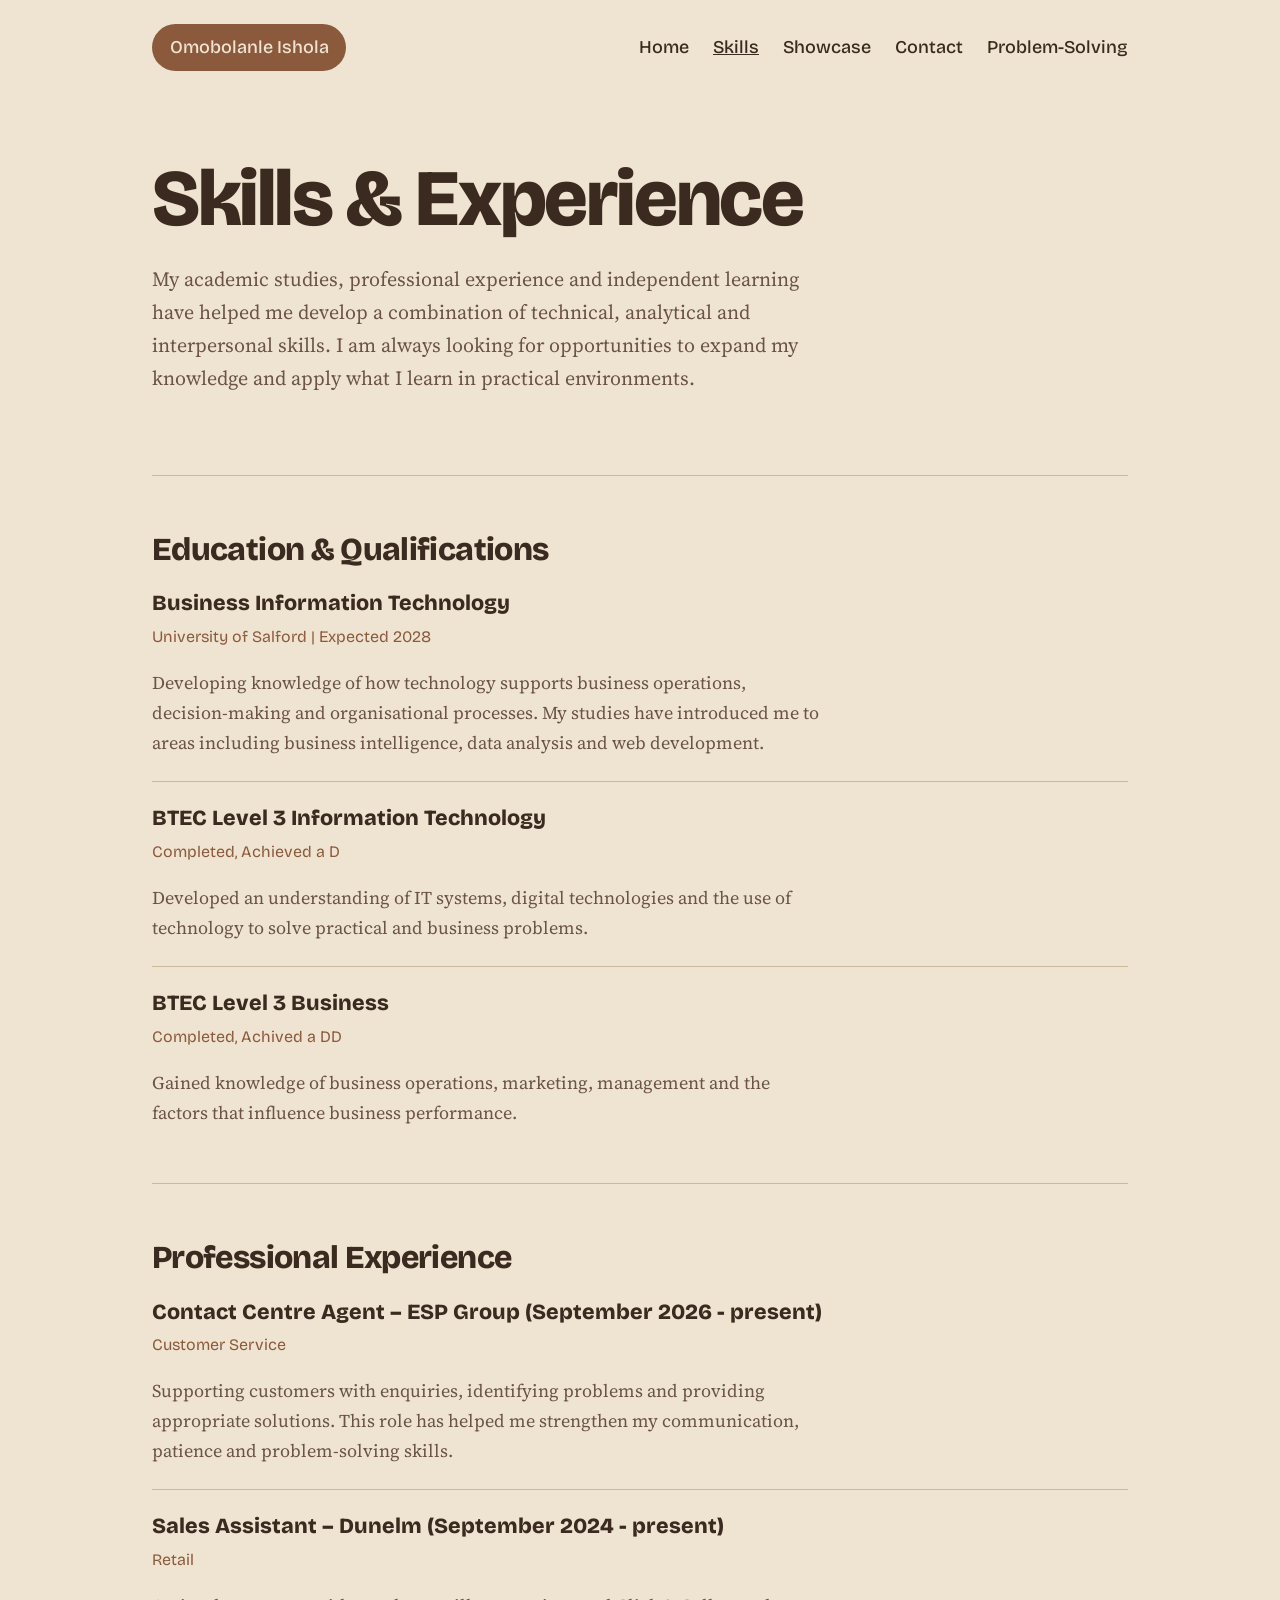
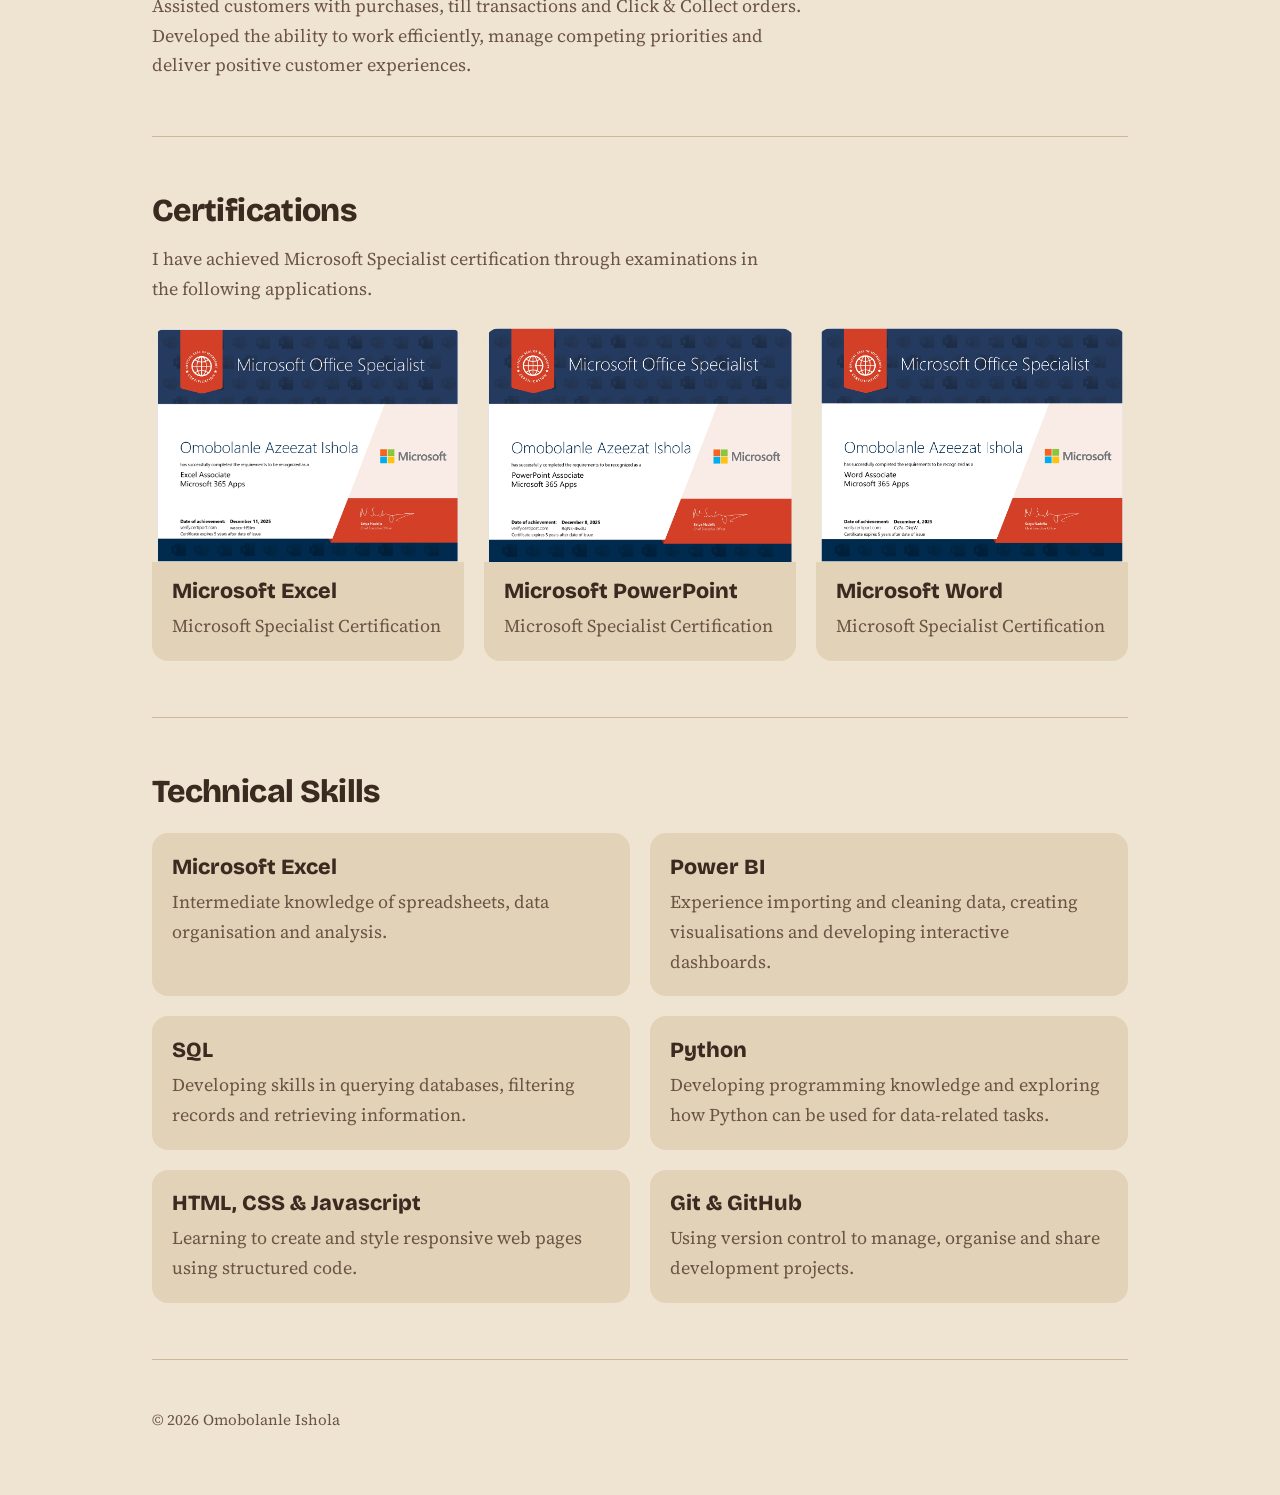
<file: skills.html>
<!DOCTYPE html>
<html lang="en">
<head>
    <meta charset="UTF-8">
    <meta name="viewport" content="width=device-width, initial-scale=1.0">
    <title>Skills & Experience | Omobolanle Ishola</title>
    <link rel="preconnect" href="https://fonts.googleapis.com">
    <link rel="preconnect" href="https://fonts.gstatic.com" crossorigin>
    <link rel="stylesheet" href="https://fonts.googleapis.com/css2?family=Bricolage+Grotesque:opsz,wght@12..96,500;12..96,800&amp;family=Source+Serif+4:opsz,wght@8..60,400;8..60,600&amp;display=swap">
    <link rel="stylesheet" href="css/style.css">
    <script src="js/portfolio.js" defer></script>
</head>

<body>
  <div class="wrap">

    <!-- Navigation -->
    <header class="site-header">
      <a href="index.html">Omobolanle Ishola</a>
      <nav aria-label="Main">
        <a href="index.html">Home</a>
        <a href="skills.html" aria-current="page">Skills</a>
        <a href="business-showcase.html">Showcase</a>
        <a href="contact.html">Contact</a>
        <a href="problem-solving.html">Problem-Solving</a>
      </nav>
    </header>

    <main class="skills-page">

        <!-- Introduction -->
        <section class="skills-intro">
            <h1>Skills & Experience</h1>
            <p>
                My academic studies, professional experience and
                independent learning have helped me develop a
                combination of technical, analytical and
                interpersonal skills. I am always looking for
                opportunities to expand my knowledge and apply
                what I learn in practical environments.
            </p>
        </section>

        <!-- Education -->
        <section class="skills-section">
            <h2>Education & Qualifications</h2>

            <div class="qualification-card">
                <h3>Business Information Technology</h3>
                <p class="qualification-place">University of Salford | Expected 2028</p>
                <p>
                    Developing knowledge of how technology supports
                    business operations, decision-making and
                    organisational processes. My studies have
                    introduced me to areas including business
                    intelligence, data analysis and web development.
                </p>
            </div>

            <div class="qualification-card">
                <h3>BTEC Level 3 Information Technology</h3>
                <p class="qualification-place">Completed, Achieved a D</p>
                <p>
                    Developed an understanding of IT systems,
                    digital technologies and the use of technology
                    to solve practical and business problems.
                </p>
            </div>

            <div class="qualification-card">
                <h3>BTEC Level 3 Business</h3>
                <p class="qualification-place">Completed, Achived a DD</p>
                <p>
                    Gained knowledge of business operations,
                    marketing, management and the factors that
                    influence business performance.
                </p>
            </div>
        </section>

        <!-- Work Experience -->
        <section class="skills-section">
            <h2>Professional Experience</h2>

            <div class="experience-card">
                <h3>Contact Centre Agent – ESP Group (September 2026 - present)</h3>
                <p class="qualification-place">Customer Service</p>
                <p>
                    Supporting customers with enquiries, identifying
                    problems and providing appropriate solutions.
                    This role has helped me strengthen my
                    communication, patience and problem-solving skills.
                </p>
            </div>

            <div class="experience-card">
                <h3>Sales Assistant – Dunelm (September 2024 - present)</h3>
                <p class="qualification-place">Retail</p>
                <p>
                    Assisted customers with purchases, till
                    transactions and Click & Collect orders.
                    Developed the ability to work efficiently,
                    manage competing priorities and deliver
                    positive customer experiences.
                </p>
            </div>

        </section>

        <!-- Certificates -->
        <section class="skills-section">
            <h2>Certifications</h2>
            <p class="section-description">
                I have achieved Microsoft Specialist certification
                through examinations in the following applications.
            </p>

            <div class="certificate-grid">

                <div class="certificate-card">
                    <img src="images/excel.jpg.png"
                         alt="Microsoft Excel certificate">
                    <h3>Microsoft Excel</h3>
                    <p>Microsoft Specialist Certification</p>
                </div>

                <div class="certificate-card">
                    <img src="images/powerpoint.jpg.png"
                         alt="Microsoft PowerPoint certificate">
                    <h3>Microsoft PowerPoint</h3>
                    <p>Microsoft Specialist Certification</p>
                </div>

                <div class="certificate-card">
                    <img src="images/word.jpg.png"
                         alt="Microsoft Word certificate">
                    <h3>Microsoft Word</h3>
                    <p>Microsoft Specialist Certification</p>
                </div>

            </div>
        </section>

        <!-- Technical Skills -->
        <section class="skills-section">
            <h2>Technical Skills</h2>

            <div class="technical-grid">

                <div class="technical-card">
                    <h3>Microsoft Excel</h3>
                    <p>
                        Intermediate knowledge of spreadsheets,
                        data organisation and analysis.
                    </p>
                </div>

                <div class="technical-card">
                    <h3>Power BI</h3>
                    <p>
                        Experience importing and cleaning data,
                        creating visualisations and developing
                        interactive dashboards.
                    </p>
                </div>

                <div class="technical-card">
                    <h3>SQL</h3>
                    <p>
                        Developing skills in querying databases,
                        filtering records and retrieving information.
                    </p>
                </div>

                <div class="technical-card">
                    <h3>Python</h3>
                    <p>
                        Developing programming knowledge and
                        exploring how Python can be used for
                        data-related tasks.
                    </p>
                </div>

                <div class="technical-card">
                    <h3>HTML, CSS & Javascript</h3>
                    <p>
                        Learning to create and style responsive
                        web pages using structured code.
                    </p>
                </div>

                <div class="technical-card">
                    <h3>Git & GitHub</h3>
                    <p>
                        Using version control to manage,
                        organise and share development projects.
                    </p>
                </div>

            </div>
        </section>

    </main>

    <!-- Footer -->
    <footer class="site-footer">
        <p>&copy; 2026 Omobolanle Ishola</p>
    </footer>

  </div>
</body>
</html>
</file>
<file: css/style.css>
/* ==========================================================
   style.css – shared stylesheet for all five pages
   Omobolanle Ishola – Web App Development portfolio
   Palette: brown and beige
   ========================================================== */

/* ---------- 1. Design tokens (colours and fonts) ---------- */
:root {
  --bg: #EFE4D2;      /* beige page background */
  --panel: #E2D2B8;   /* darker beige for highlighted blocks */
  --ink: #3B2A20;     /* dark brown text */
  --muted: #6B5444;   /* mid brown for secondary text */
  --line: #CDB99A;    /* tan dividers */
  --accent: #8B5A3C;  /* warm brown for hover and highlights */
  --display: "Bricolage Grotesque", "Helvetica Neue", Arial, sans-serif;
  --body: "Source Serif 4", Georgia, serif;
}

/* ---------- 2. Base styles ---------- */
*, *::before, *::after { box-sizing: border-box; }
html { scroll-behavior: smooth; }
body {
  margin: 0;
  background: var(--bg);
  color: var(--ink);
  font-family: var(--body);
  font-size: 1.125rem;
  line-height: 1.65;
}
a { color: inherit; }
/* Visible keyboard focus for accessibility */
a:focus-visible { outline: 3px solid var(--accent); outline-offset: 3px; }

/* Centred content column used on every page */
.wrap { max-width: 64rem; margin: 0 auto; padding: 0 1.5rem; }

/* ---------- 3. Header and navigation ---------- */
.site-header {
  display: flex;
  flex-wrap: wrap;
  justify-content: space-between;
  align-items: center;
  gap: 0.75rem 1.5rem;
  padding: 1.5rem 0;
  font-family: var(--display);
  font-weight: 500;
}
.site-header nav { display: flex; flex-wrap: wrap; gap: 0.5rem 1.5rem; }
.site-header a { text-decoration: none; }
.site-header a:hover,
.site-header a[aria-current="page"] { text-decoration: underline; }
.site-header > a:first-child {
  padding: 0.55rem 1.1rem;
  color: var(--bg);
  background: var(--accent);
  border-radius: 999px;
}
.site-header > a:first-child:hover { text-decoration: none; }

/* ---------- 4. Hero (top of Home page) ---------- */
.hero {
  display: grid;
  grid-template-columns: 1.4fr 1fr;
  gap: 3rem;
  align-items: center;
  padding: 4rem 0 5rem;
}
.hero h1 {
  font-family: var(--display);
  font-weight: 800;
  font-size: clamp(2.75rem, 8vw, 5.75rem);
  line-height: 1;
  letter-spacing: -0.03em;
  margin: 0 0 1.5rem;
}
.hero p { max-width: 34rem; margin: 0 0 2rem; color: var(--muted); font-size: 1.25rem; }

/* Portrait: brown circle behind a rounded photo */
.portrait { position: relative; height: 0; padding-bottom: 100%; }
.portrait::before {
  content: "";
  position: absolute;
  top: 0; left: 0; right: 0; bottom: 0;
  background: var(--accent);
  border-radius: 50%;
}
.portrait img {
  position: absolute;
  top: 8%; left: 8%;
  width: 86%; height: 86%;
  object-fit: cover;
  border-radius: 1.5rem;
}

/* ---------- 5. Buttons ---------- */
.btn {
  display: inline-block;
  font-family: var(--display);
  font-weight: 500;
  font-size: 1rem;
  background: var(--ink);
  color: var(--bg);
  padding: 0.85rem 1.5rem;
  border-radius: 999px;
  text-decoration: none;
}
.btn:hover { background: var(--accent); }
.btn-alt { background: transparent; color: var(--ink); border: 2px solid var(--ink); margin-left: 0.5rem; }
.btn-alt:hover { background: var(--panel); }

/* ---------- 6. Content sections ---------- */
section { padding: 3.5rem 0; border-top: 1px solid var(--line); }
h2 {
  font-family: var(--display);
  font-weight: 800;
  font-size: 2rem;
  line-height: 1.1;
  letter-spacing: -0.02em;
  margin: 0;
}
/* Two-column layout: heading on the left, content on the right */
.cols { display: grid; grid-template-columns: 1fr 2fr; gap: 3rem; }
.cols p { max-width: 38rem; margin: 0 0 1rem; }
.cols p:last-child { margin-bottom: 0; }

/* Interests list */
.item-list { list-style: none; margin: 0; padding: 0; }
.item-list li { padding: 1.25rem 0; border-bottom: 1px solid var(--line); }
.item-list li:first-child { padding-top: 0; }
.item-list li:last-child { border-bottom: 0; padding-bottom: 0; }
.item-list h3 { font-family: var(--display); font-weight: 800; font-size: 1.35rem; line-height: 1.2; margin: 0 0 0.4rem; }
.item-list p { margin: 0; color: var(--muted); }

/* Call-to-action block at the bottom of the Home page */
.cta { background: var(--panel); border-radius: 1.5rem; padding: 2.5rem; margin: 1rem 0 4rem; border-top: 0; }
.cta h2 { margin-bottom: 0.75rem; }
.cta p { margin: 0 0 1.5rem; max-width: 34rem; color: var(--muted); }

/* ---------- 7. Footer ---------- */
.site-footer { padding: 2rem 0 3rem; color: var(--muted); font-size: 0.95rem; border-top: 1px solid var(--line); }

/* ---------- 8. Responsive layout (phones and small tablets) ---------- */
@media (max-width: 760px) {
  .hero, .cols { grid-template-columns: 1fr; gap: 1.5rem; }
  .hero { padding-top: 2rem; }
  .portrait { max-width: 20rem; width: 100%; }
  .btn-alt { margin: 0.75rem 0 0; }
  .cta { padding: 1.75rem; }
}

/* Respect users who prefer reduced motion */
@media (prefers-reduced-motion: reduce) {
  html { scroll-behavior: auto; }
}

/* ==========================================================
   9. Problem-Solving page: restaurant case study
   ========================================================== */

/* Restaurant intro banner */
.brand-banner { display: flex; align-items: center; gap: 1.5rem; padding: 3rem 0 2.5rem; }
.brand-banner img { width: 6rem; height: 6rem; flex-shrink: 0; }
.brand-banner h1 { font-family: var(--display); font-weight: 800; font-size: clamp(2rem, 6vw, 3.5rem); line-height: 1.05; letter-spacing: -0.02em; margin: 0; }
.brand-banner p { margin: 0.5rem 0 0; color: var(--muted); }

/* Goals list and dietary tags */
.plain-list { margin: 0 0 1rem; padding-left: 1.25rem; max-width: 38rem; }
.price { font-family: var(--display); font-weight: 500; color: var(--accent); }
.tag { display: inline-block; font-family: var(--display); font-size: 0.8rem; font-weight: 500; border: 1px solid var(--ink); border-radius: 999px; padding: 0 0.6rem; margin-right: 0.35rem; }
.subhead { font-family: var(--display); font-weight: 800; font-size: 1.35rem; margin: 0 0 0.75rem; }

/* Contact details and social links */
.details { margin: 0 0 1.5rem; }
.details dt { font-family: var(--display); font-weight: 500; }
.details dd { margin: 0 0 0.75rem; }
.social-links { list-style: none; margin: 0; padding: 0; display: flex; flex-wrap: wrap; gap: 0.75rem; }

/* Booking / feedback / enquiry form */
.form-panel { background: var(--panel); border-radius: 1.5rem; padding: 2rem; }
.form-panel label, .form-panel legend { display: block; font-family: var(--display); font-weight: 500; margin-bottom: 0.3rem; }
.form-panel input[type="text"], .form-panel input[type="email"], .form-panel input[type="date"],
.form-panel input[type="number"], .form-panel select, .form-panel textarea {
  width: 100%;
  font-family: var(--body);
  font-size: 1rem;
  color: var(--ink);
  background: var(--bg);
  border: 2px solid var(--ink);
  border-radius: 0.5rem;
  padding: 0.6rem 0.75rem;
}
.form-panel input:focus-visible, .form-panel select:focus-visible, .form-panel textarea:focus-visible { outline: 3px solid var(--accent); outline-offset: 2px; }
.field { margin-bottom: 1.25rem; }
.field-row { display: grid; grid-template-columns: repeat(3, 1fr); gap: 1rem; }
.check { display: flex; gap: 0.75rem; align-items: flex-start; }
.check input { margin-top: 0.45rem; }
.check label { font-family: var(--body); font-weight: 400; }
.form-errors { background: var(--bg); border: 2px solid var(--accent); border-radius: 0.5rem; padding: 0.75rem 1rem; margin-bottom: 1.25rem; }
.form-errors ul { margin: 0.4rem 0 0; padding-left: 1.25rem; }
.preview { background: var(--bg); border-radius: 0.5rem; padding: 1rem; white-space: pre-wrap; font-size: 0.95rem; margin-top: 1.25rem; }
button.btn { border: 0; cursor: pointer; }

/* Meal photo notice on the Problem-Solving page */
.meal-photo-notice {
  width: min(32rem, calc(100% - 2rem));
  padding: 2rem;
  color: var(--ink);
  background: var(--bg);
  border: 2px solid var(--line);
  border-radius: 1rem;
}
.meal-photo-notice::backdrop { background: rgb(0 0 0 / 55%); }
.meal-photo-notice h2 { margin-bottom: 1rem; }
.meal-photo-notice p { margin: 0 0 1.5rem; }
.meal-photo-notice button:focus-visible { outline: 3px solid var(--accent); outline-offset: 3px; }

/* Cookie reminder banner */
.cookie-banner { position: fixed; left: 0; right: 0; bottom: 0; background: var(--ink); color: var(--bg); padding: 1rem 1.5rem; z-index: 10; }
.cookie-banner .inner { max-width: 64rem; margin: 0 auto; display: flex; flex-wrap: wrap; gap: 1rem; align-items: center; justify-content: space-between; }
.cookie-banner p { margin: 0; font-size: 1rem; flex: 1 1 20rem; }
.cookie-banner button { font-family: var(--display); font-weight: 500; background: var(--bg); color: var(--ink); border: 0; border-radius: 999px; padding: 0.6rem 1.25rem; cursor: pointer; }
.cookie-banner[hidden] { display: none; }

@media (max-width: 760px) {
  .field-row { grid-template-columns: 1fr; }
  .brand-banner { flex-direction: column; align-items: flex-start; }
  .form-panel { padding: 1.25rem; }
}

/* Make sure the hidden attribute always hides an element, even one with a display rule */
[hidden] { display: none; }

/* ---------- 10. Skills page ---------- */
.skills-intro {
  padding: 4rem 0 5rem;
  border-top: 0;
}
.skills-intro .section-tag {
  margin: 0 0 0.75rem;
  color: var(--accent);
  font-family: var(--display);
  font-size: 0.9rem;
  font-weight: 500;
  letter-spacing: 0.08em;
}
.skills-intro h1 {
  margin: 0 0 1.5rem;
  font-family: var(--display);
  font-size: clamp(2.75rem, 8vw, 5rem);
  font-weight: 800;
  letter-spacing: -0.03em;
  line-height: 1;
}
.skills-intro > p:last-child {
  max-width: 42rem;
  margin: 0;
  color: var(--muted);
  font-size: 1.25rem;
}
.skills-section > h2 { margin-bottom: 1.5rem; }
.section-description { max-width: 38rem; margin: -0.5rem 0 1.5rem; color: var(--muted); }
.qualification-card,
.experience-card {
  padding: 1.5rem 0;
  border-bottom: 1px solid var(--line);
}
.qualification-card:first-of-type,
.experience-card:first-of-type { padding-top: 0; }
.qualification-card:last-child,
.experience-card:last-child { padding-bottom: 0; border-bottom: 0; }
.qualification-card h3,
.experience-card h3,
.certificate-card h3,
.technical-card h3 {
  margin: 0 0 0.4rem;
  font-family: var(--display);
  font-size: 1.35rem;
  font-weight: 800;
  line-height: 1.2;
}
.qualification-place { margin: 0 0 0.6rem; color: var(--accent); font-family: var(--display); font-size: 1rem; }
.qualification-card p:last-child,
.experience-card p:last-child { max-width: 42rem; margin-bottom: 0; color: var(--muted); }
.certificate-grid,
.technical-grid {
  display: grid;
  grid-template-columns: repeat(3, minmax(0, 1fr));
  gap: 1.25rem;
}
.certificate-card,
.technical-card {
  overflow: hidden;
  border-radius: 1rem;
  background: var(--panel);
}
.certificate-card { padding-bottom: 1.25rem; }
.certificate-card img {
  display: block;
  width: 100%;
  aspect-ratio: 4 / 3;
  object-fit: contain;
  background: var(--bg);
}
.certificate-card h3,
.certificate-card p,
.technical-card h3,
.technical-card p { margin-right: 1.25rem; margin-left: 1.25rem; }
.certificate-card h3,
.technical-card h3 { margin-top: 1.1rem; }
.certificate-card p,
.technical-card p { margin-top: 0.4rem; margin-bottom: 0; color: var(--muted); }
.technical-grid { grid-template-columns: repeat(2, minmax(0, 1fr)); }
.technical-card { padding: 0.25rem 0 1.25rem; }

/* Section reveal is enabled by portfolio.js and remains visible without JavaScript. */
.js .reveal {
  opacity: 0;
  transform: translateY(1rem);
  transition: opacity 500ms ease, transform 500ms ease;
}
.js .reveal.is-visible { opacity: 1; transform: none; }

@media (max-width: 760px) {
  .skills-intro { padding-top: 2rem; }
  .certificate-grid,
  .technical-grid { grid-template-columns: 1fr; }
}

@media (prefers-reduced-motion: reduce) {
  .js .reveal { opacity: 1; transform: none; transition: none; }
}

/* ---------- 11. Contact page ---------- */
.contact-intro {
  padding: 4rem 0 3rem;
  border-top: 0;
}
.contact-intro .section-tag {
  margin: 0 0 0.75rem;
  color: var(--accent);
  font-family: var(--display);
  font-size: 0.9rem;
  font-weight: 500;
  letter-spacing: 0.08em;
}
.contact-intro h1 {
  margin: 0 0 1.5rem;
  font-family: var(--display);
  font-size: clamp(2.75rem, 8vw, 5rem);
  font-weight: 800;
  letter-spacing: -0.03em;
  line-height: 1;
}
.contact-intro > p:last-child {
  max-width: 42rem;
  margin: 0;
  color: var(--muted);
  font-size: 1.25rem;
}
.contact-container {
  display: grid;
  grid-template-columns: repeat(3, minmax(0, 1fr));
  gap: 1.25rem;
  padding: 1rem 0 3.5rem;
  border-top: 0;
}
.contact-card {
  padding: 1.75rem;
  border-radius: 1rem;
  background: var(--panel);
}
.contact-icon {
  display: grid;
  width: 3rem;
  height: 3rem;
  margin-bottom: 1.25rem;
  place-items: center;
  border-radius: 50%;
  background: var(--ink);
  color: var(--bg);
  font-family: var(--display);
  font-size: 1.15rem;
  font-weight: 800;
}
.contact-card h2 {
  margin-bottom: 0.5rem;
  font-size: 1.5rem;
}
.contact-card p {
  min-height: 3.3em;
  margin: 0 0 1rem;
  color: var(--muted);
}
.contact-card a {
  display: inline-block;
  color: var(--ink);
  font-family: var(--display);
  font-weight: 500;
  text-underline-offset: 0.2em;
}
.contact-card a:hover { color: var(--accent); }
.contact-message {
  margin: 0 0 4rem;
  padding: 2.5rem;
  border-top: 0;
  border-radius: 1.5rem;
  background: var(--panel);
}
.contact-message h2 { margin-bottom: 0.75rem; }
.contact-message p { max-width: 38rem; margin: 0; color: var(--muted); }

@media (max-width: 760px) {
  .contact-intro { padding-top: 2rem; }
  .contact-container { grid-template-columns: 1fr; gap: 1rem; }
  .contact-card p { min-height: 0; }
  .contact-message { margin-bottom: 2.5rem; padding: 1.75rem; }
}

/* ---------- 12. Business showcase page ---------- */
.showcase-intro {
  padding: 4rem 0 3rem;
  border-top: 0;
}
.showcase-intro .section-tag {
  margin: 0 0 0.75rem;
  color: var(--accent);
  font-family: var(--display);
  font-size: 0.9rem;
  font-weight: 500;
  letter-spacing: 0.08em;
}
.showcase-intro h1 {
  margin: 0 0 1.5rem;
  font-family: var(--display);
  font-size: clamp(2.75rem, 8vw, 5rem);
  font-weight: 800;
  letter-spacing: -0.03em;
  line-height: 1;
}
.showcase-intro > p:last-child {
  max-width: 42rem;
  margin: 0;
  color: var(--muted);
  font-size: 1.25rem;
}
.project-card {
  margin: 0 0 2rem;
  padding: 2rem;
  border: 0;
  border-radius: 1.5rem;
  background: var(--panel);
}
.project-card > h2 {
  margin-bottom: 1.25rem;
  font-size: clamp(1.5rem, 4vw, 2rem);
}
.project-card figure { margin: 0 0 1.75rem; }
.project-card figure img {
  display: block;
  width: 100%;
  max-height: 30rem;
  aspect-ratio: 16 / 9;
  border-radius: 1rem;
  background: var(--bg);
  object-fit: cover;
}
.project-card figcaption { margin-top: 0.5rem; color: var(--muted); font-size: 0.95rem; }
.project-card h3 {
  margin: 1.5rem 0 0.4rem;
  font-family: var(--display);
  font-size: 1.25rem;
  font-weight: 800;
  line-height: 1.2;
}
.project-card p { max-width: 50rem; margin: 0 0 1rem; color: var(--muted); }
.project-card > p:last-child { margin-bottom: 0; }
.project-card a { color: var(--ink); text-underline-offset: 0.2em; }
.project-card a:hover { color: var(--accent); }

@media (max-width: 760px) {
  .showcase-intro { padding-top: 2rem; }
  .project-card { margin-bottom: 1.25rem; padding: 1.25rem; border-radius: 1rem; }
  .project-card figure img { aspect-ratio: 4 / 3; }
}
/* ==========================================================
   style.css – shared stylesheet for all five pages
   Omobolanle Ishola – Web App Development portfolio
   Palette: brown and beige
   ========================================================== */

/* ---------- 1. Design tokens (colours and fonts) ---------- */
:root {
  --bg: #EFE4D2;      /* beige page background */
  --panel: #E2D2B8;   /* darker beige for highlighted blocks */
  --ink: #3B2A20;     /* dark brown text */
  --muted: #6B5444;   /* mid brown for secondary text */
  --line: #CDB99A;    /* tan dividers */
  --accent: #8B5A3C;  /* warm brown for hover and highlights */
  --display: "Bricolage Grotesque", "Helvetica Neue", Arial, sans-serif;
  --body: "Source Serif 4", Georgia, serif;
}

/* ---------- 2. Base styles ---------- */
*, *::before, *::after { box-sizing: border-box; }
html { scroll-behavior: smooth; }
body {
  margin: 0;
  background: var(--bg);
  color: var(--ink);
  font-family: var(--body);
  font-size: 1.125rem;
  line-height: 1.65;
}
a { color: inherit; }
/* Visible keyboard focus for accessibility */
a:focus-visible { outline: 3px solid var(--accent); outline-offset: 3px; }

/* Centred content column used on every page */
.wrap { max-width: 64rem; margin: 0 auto; padding: 0 1.5rem; }

/* ---------- 3. Header and navigation ---------- */
.site-header {
  display: flex;
  flex-wrap: wrap;
  justify-content: space-between;
  align-items: center;
  gap: 0.75rem 1.5rem;
  padding: 1.5rem 0;
  font-family: var(--display);
  font-weight: 500;
}
.site-header nav { display: flex; flex-wrap: wrap; gap: 0.5rem 1.5rem; }
.site-header a { text-decoration: none; }
.site-header a:hover,
.site-header a[aria-current="page"] { text-decoration: underline; }

/* ---------- 4. Hero (top of Home page) ---------- */
.hero {
  display: grid;
  grid-template-columns: 1.4fr 1fr;
  gap: 3rem;
  align-items: center;
  padding: 4rem 0 5rem;
}
.hero h1 {
  font-family: var(--display);
  font-weight: 800;
  font-size: clamp(2.75rem, 8vw, 5.75rem);
  line-height: 1;
  letter-spacing: -0.03em;
  margin: 0 0 1.5rem;
}
.hero p { max-width: 34rem; margin: 0 0 2rem; color: var(--muted); font-size: 1.25rem; }

/* Portrait: photo cropped into a circle with a brown border */
.portrait img {
  position: absolute;
  top: 0; left: 0;
  width: 100%; height: 100%;
  object-fit: cover;
  object-position: center top;  /* keeps faces in frame; change if your head is cut off */
  border-radius: 50%;
  border: 6px solid var(--accent);
}
.portrait img {
  position: absolute;
  top: 0; left: 0;
  width: 100%; height: 100%;
  object-fit: cover;
  object-position: center top;  /* keeps faces in frame; change if your head is cut off */
  border-radius: 50%;
  border: 6px solid var(--accent);
}

/* ---------- 5. Buttons ---------- */
.btn {
  display: inline-block;
  font-family: var(--display);
  font-weight: 500;
  font-size: 1rem;
  background: var(--ink);
  color: var(--bg);
  padding: 0.85rem 1.5rem;
  border-radius: 999px;
  text-decoration: none;
}
.btn:hover { background: var(--accent); }
.btn-alt { background: transparent; color: var(--ink); border: 2px solid var(--ink); margin-left: 0.5rem; }
.btn-alt:hover { background: var(--panel); }

/* ---------- 6. Content sections ---------- */
section { padding: 3.5rem 0; border-top: 1px solid var(--line); }
h2 {
  font-family: var(--display);
  font-weight: 800;
  font-size: 2rem;
  line-height: 1.1;
  letter-spacing: -0.02em;
  margin: 0;
}
/* Two-column layout: heading on the left, content on the right */
.cols { display: grid; grid-template-columns: 1fr 2fr; gap: 3rem; }
.cols p { max-width: 38rem; margin: 0 0 1rem; }
.cols p:last-child { margin-bottom: 0; }

/* Interests list */
.item-list { list-style: none; margin: 0; padding: 0; }
.item-list li { padding: 1.25rem 0; border-bottom: 1px solid var(--line); }
.item-list li:first-child { padding-top: 0; }
.item-list li:last-child { border-bottom: 0; padding-bottom: 0; }
.item-list h3 { font-family: var(--display); font-weight: 800; font-size: 1.35rem; line-height: 1.2; margin: 0 0 0.4rem; }
.item-list p { margin: 0; color: var(--muted); }

/* Call-to-action block at the bottom of the Home page */
.cta { background: var(--panel); border-radius: 1.5rem; padding: 2.5rem; margin: 1rem 0 4rem; border-top: 0; }
.cta h2 { margin-bottom: 0.75rem; }
.cta p { margin: 0 0 1.5rem; max-width: 34rem; color: var(--muted); }

/* ---------- 7. Footer ---------- */
.site-footer { padding: 2rem 0 3rem; color: var(--muted); font-size: 0.95rem; border-top: 1px solid var(--line); }

/* ---------- 8. Responsive layout (phones and small tablets) ---------- */
@media (max-width: 760px) {
  .hero, .cols { grid-template-columns: 1fr; gap: 1.5rem; }
  .hero { padding-top: 2rem; }
  .portrait { max-width: 20rem; width: 100%; }
  .btn-alt { margin: 0.75rem 0 0; }
  .cta { padding: 1.75rem; }
}

/* Respect users who prefer reduced motion */
@media (prefers-reduced-motion: reduce) {
  html { scroll-behavior: auto; }
}

/* ==========================================================
   9. Problem-Solving page: restaurant case study
   ========================================================== */

/* Restaurant intro banner */
.brand-banner { display: flex; align-items: center; gap: 1.5rem; padding: 3rem 0 2.5rem; }
.brand-banner img { width: 6rem; height: 6rem; flex-shrink: 0; }
.brand-banner h1 { font-family: var(--display); font-weight: 800; font-size: clamp(2rem, 6vw, 3.5rem); line-height: 1.05; letter-spacing: -0.02em; margin: 0; }
.brand-banner p { margin: 0.5rem 0 0; color: var(--muted); }

/* Goals list and dietary tags */
.plain-list { margin: 0 0 1rem; padding-left: 1.25rem; max-width: 38rem; }
.price { font-family: var(--display); font-weight: 500; color: var(--accent); }
.tag { display: inline-block; font-family: var(--display); font-size: 0.8rem; font-weight: 500; border: 1px solid var(--ink); border-radius: 999px; padding: 0 0.6rem; margin-right: 0.35rem; }
.subhead { font-family: var(--display); font-weight: 800; font-size: 1.35rem; margin: 0 0 0.75rem; }

/* Contact details and social links */
.details { margin: 0 0 1.5rem; }
.details dt { font-family: var(--display); font-weight: 500; }
.details dd { margin: 0 0 0.75rem; }
.social-links { list-style: none; margin: 0; padding: 0; display: flex; flex-wrap: wrap; gap: 0.75rem; }

/* Booking / feedback / enquiry form */
.form-panel { background: var(--panel); border-radius: 1.5rem; padding: 2rem; }
.form-panel label, .form-panel legend { display: block; font-family: var(--display); font-weight: 500; margin-bottom: 0.3rem; }
.form-panel input[type="text"], .form-panel input[type="email"], .form-panel input[type="date"],
.form-panel input[type="number"], .form-panel select, .form-panel textarea {
  width: 100%;
  font-family: var(--body);
  font-size: 1rem;
  color: var(--ink);
  background: var(--bg);
  border: 2px solid var(--ink);
  border-radius: 0.5rem;
  padding: 0.6rem 0.75rem;
}
.form-panel input:focus-visible, .form-panel select:focus-visible, .form-panel textarea:focus-visible { outline: 3px solid var(--accent); outline-offset: 2px; }
.field { margin-bottom: 1.25rem; }
.field-row { display: grid; grid-template-columns: repeat(3, 1fr); gap: 1rem; }
.check { display: flex; gap: 0.75rem; align-items: flex-start; }
.check input { margin-top: 0.45rem; }
.check label { font-family: var(--body); font-weight: 400; }
.form-errors { background: var(--bg); border: 2px solid var(--accent); border-radius: 0.5rem; padding: 0.75rem 1rem; margin-bottom: 1.25rem; }
.form-errors ul { margin: 0.4rem 0 0; padding-left: 1.25rem; }
.preview { background: var(--bg); border-radius: 0.5rem; padding: 1rem; white-space: pre-wrap; font-size: 0.95rem; margin-top: 1.25rem; }
button.btn { border: 0; cursor: pointer; }

/* Cookie reminder banner */
.cookie-banner { position: fixed; left: 0; right: 0; bottom: 0; background: var(--ink); color: var(--bg); padding: 1rem 1.5rem; z-index: 10; }
.cookie-banner .inner { max-width: 64rem; margin: 0 auto; display: flex; flex-wrap: wrap; gap: 1rem; align-items: center; justify-content: space-between; }
.cookie-banner p { margin: 0; font-size: 1rem; flex: 1 1 20rem; }
.cookie-banner button { font-family: var(--display); font-weight: 500; background: var(--bg); color: var(--ink); border: 0; border-radius: 999px; padding: 0.6rem 1.25rem; cursor: pointer; }
.cookie-banner[hidden] { display: none; }

@media (max-width: 760px) {
  .field-row { grid-template-columns: 1fr; }
  .brand-banner { flex-direction: column; align-items: flex-start; }
  .form-panel { padding: 1.25rem; }
}

/* Make sure the hidden attribute always hides an element, even one with a display rule */
[hidden] { display: none; }
</file>
